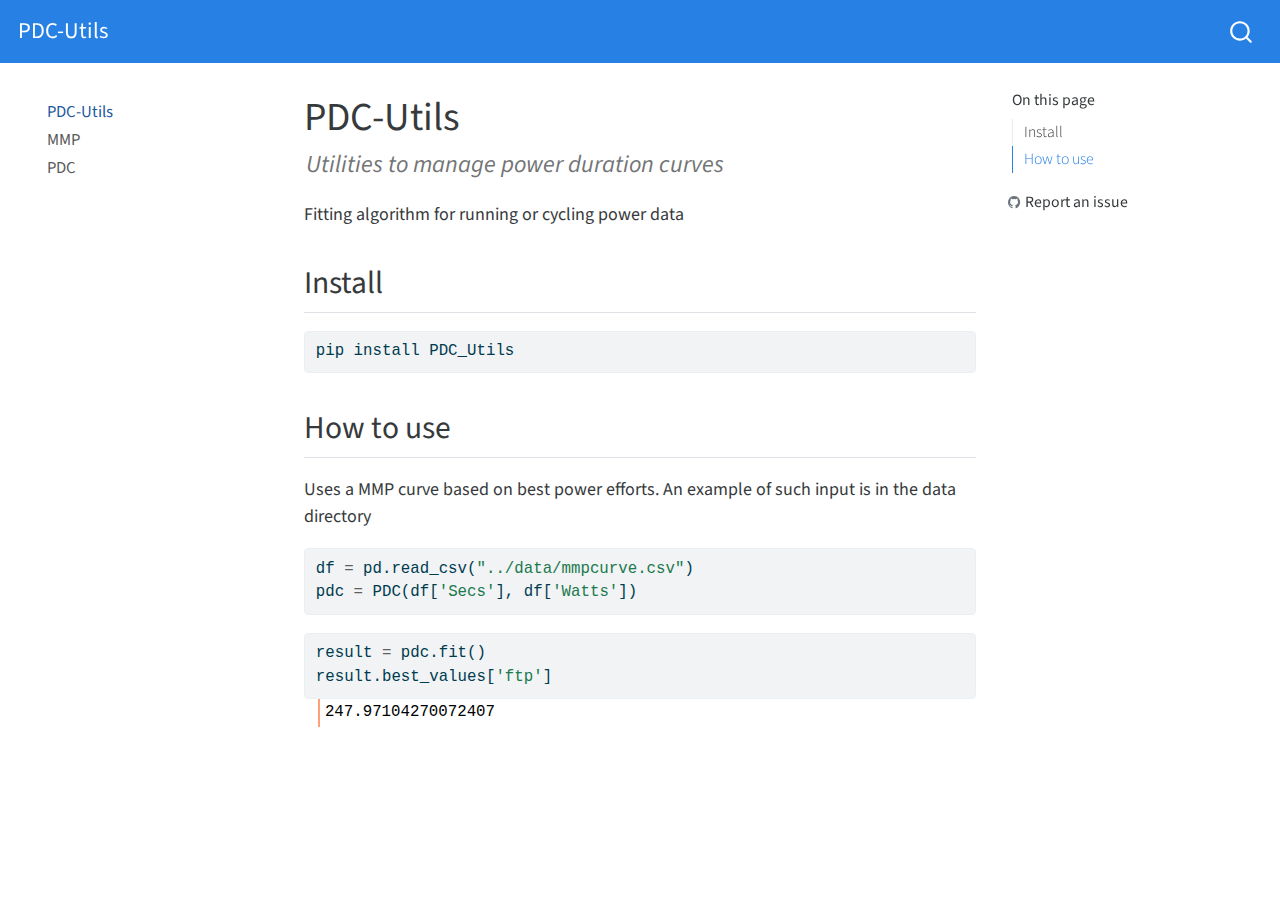
<file: index.html>
<!DOCTYPE html>
<html xmlns="http://www.w3.org/1999/xhtml" lang="en" xml:lang="en"><head>

<meta charset="utf-8">
<meta name="generator" content="quarto-1.1.251">

<meta name="viewport" content="width=device-width, initial-scale=1.0, user-scalable=yes">

<meta name="description" content="Utilities to manage power duration curves">

<title>PDC-Utils</title>
<style>
code{white-space: pre-wrap;}
span.smallcaps{font-variant: small-caps;}
div.columns{display: flex; gap: min(4vw, 1.5em);}
div.column{flex: auto; overflow-x: auto;}
div.hanging-indent{margin-left: 1.5em; text-indent: -1.5em;}
ul.task-list{list-style: none;}
ul.task-list li input[type="checkbox"] {
  width: 0.8em;
  margin: 0 0.8em 0.2em -1.6em;
  vertical-align: middle;
}
pre > code.sourceCode { white-space: pre; position: relative; }
pre > code.sourceCode > span { display: inline-block; line-height: 1.25; }
pre > code.sourceCode > span:empty { height: 1.2em; }
.sourceCode { overflow: visible; }
code.sourceCode > span { color: inherit; text-decoration: inherit; }
div.sourceCode { margin: 1em 0; }
pre.sourceCode { margin: 0; }
@media screen {
div.sourceCode { overflow: auto; }
}
@media print {
pre > code.sourceCode { white-space: pre-wrap; }
pre > code.sourceCode > span { text-indent: -5em; padding-left: 5em; }
}
pre.numberSource code
  { counter-reset: source-line 0; }
pre.numberSource code > span
  { position: relative; left: -4em; counter-increment: source-line; }
pre.numberSource code > span > a:first-child::before
  { content: counter(source-line);
    position: relative; left: -1em; text-align: right; vertical-align: baseline;
    border: none; display: inline-block;
    -webkit-touch-callout: none; -webkit-user-select: none;
    -khtml-user-select: none; -moz-user-select: none;
    -ms-user-select: none; user-select: none;
    padding: 0 4px; width: 4em;
    color: #aaaaaa;
  }
pre.numberSource { margin-left: 3em; border-left: 1px solid #aaaaaa;  padding-left: 4px; }
div.sourceCode
  {   }
@media screen {
pre > code.sourceCode > span > a:first-child::before { text-decoration: underline; }
}
code span.al { color: #ff0000; font-weight: bold; } /* Alert */
code span.an { color: #60a0b0; font-weight: bold; font-style: italic; } /* Annotation */
code span.at { color: #7d9029; } /* Attribute */
code span.bn { color: #40a070; } /* BaseN */
code span.bu { color: #008000; } /* BuiltIn */
code span.cf { color: #007020; font-weight: bold; } /* ControlFlow */
code span.ch { color: #4070a0; } /* Char */
code span.cn { color: #880000; } /* Constant */
code span.co { color: #60a0b0; font-style: italic; } /* Comment */
code span.cv { color: #60a0b0; font-weight: bold; font-style: italic; } /* CommentVar */
code span.do { color: #ba2121; font-style: italic; } /* Documentation */
code span.dt { color: #902000; } /* DataType */
code span.dv { color: #40a070; } /* DecVal */
code span.er { color: #ff0000; font-weight: bold; } /* Error */
code span.ex { } /* Extension */
code span.fl { color: #40a070; } /* Float */
code span.fu { color: #06287e; } /* Function */
code span.im { color: #008000; font-weight: bold; } /* Import */
code span.in { color: #60a0b0; font-weight: bold; font-style: italic; } /* Information */
code span.kw { color: #007020; font-weight: bold; } /* Keyword */
code span.op { color: #666666; } /* Operator */
code span.ot { color: #007020; } /* Other */
code span.pp { color: #bc7a00; } /* Preprocessor */
code span.sc { color: #4070a0; } /* SpecialChar */
code span.ss { color: #bb6688; } /* SpecialString */
code span.st { color: #4070a0; } /* String */
code span.va { color: #19177c; } /* Variable */
code span.vs { color: #4070a0; } /* VerbatimString */
code span.wa { color: #60a0b0; font-weight: bold; font-style: italic; } /* Warning */
</style>


<script src="site_libs/quarto-nav/quarto-nav.js"></script>
<script src="site_libs/quarto-nav/headroom.min.js"></script>
<script src="site_libs/clipboard/clipboard.min.js"></script>
<script src="site_libs/quarto-search/autocomplete.umd.js"></script>
<script src="site_libs/quarto-search/fuse.min.js"></script>
<script src="site_libs/quarto-search/quarto-search.js"></script>
<meta name="quarto:offset" content="./">
<script src="site_libs/quarto-html/quarto.js"></script>
<script src="site_libs/quarto-html/popper.min.js"></script>
<script src="site_libs/quarto-html/tippy.umd.min.js"></script>
<script src="site_libs/quarto-html/anchor.min.js"></script>
<link href="site_libs/quarto-html/tippy.css" rel="stylesheet">
<link href="site_libs/quarto-html/quarto-syntax-highlighting.css" rel="stylesheet" id="quarto-text-highlighting-styles">
<script src="site_libs/bootstrap/bootstrap.min.js"></script>
<link href="site_libs/bootstrap/bootstrap-icons.css" rel="stylesheet">
<link href="site_libs/bootstrap/bootstrap.min.css" rel="stylesheet" id="quarto-bootstrap" data-mode="light">
<script id="quarto-search-options" type="application/json">{
  "location": "navbar",
  "copy-button": false,
  "collapse-after": 3,
  "panel-placement": "end",
  "type": "overlay",
  "limit": 20,
  "language": {
    "search-no-results-text": "No results",
    "search-matching-documents-text": "matching documents",
    "search-copy-link-title": "Copy link to search",
    "search-hide-matches-text": "Hide additional matches",
    "search-more-match-text": "more match in this document",
    "search-more-matches-text": "more matches in this document",
    "search-clear-button-title": "Clear",
    "search-detached-cancel-button-title": "Cancel",
    "search-submit-button-title": "Submit"
  }
}</script>


<link rel="stylesheet" href="styles.css">
<meta property="og:title" content="PDC-Utils">
<meta property="og:description" content="Utilities to manage power duration curves">
<meta property="og:site-name" content="PDC-Utils">
<meta name="twitter:title" content="PDC-Utils">
<meta name="twitter:description" content="Utilities to manage power duration curves">
<meta name="twitter:card" content="summary">
</head>

<body class="nav-sidebar floating nav-fixed">

<div id="quarto-search-results"></div>
  <header id="quarto-header" class="headroom fixed-top">
    <nav class="navbar navbar-expand-lg navbar-dark ">
      <div class="navbar-container container-fluid">
      <div class="navbar-brand-container">
    <a class="navbar-brand" href="./index.html">
    <span class="navbar-title">PDC-Utils</span>
    </a>
  </div>
          <div id="quarto-search" class="" title="Search"></div>
      </div> <!-- /container-fluid -->
    </nav>
  <nav class="quarto-secondary-nav" data-bs-toggle="collapse" data-bs-target="#quarto-sidebar" aria-controls="quarto-sidebar" aria-expanded="false" aria-label="Toggle sidebar navigation" onclick="if (window.quartoToggleHeadroom) { window.quartoToggleHeadroom(); }">
    <div class="container-fluid d-flex justify-content-between">
      <h1 class="quarto-secondary-nav-title">PDC-Utils</h1>
      <button type="button" class="quarto-btn-toggle btn" aria-label="Show secondary navigation">
        <i class="bi bi-chevron-right"></i>
      </button>
    </div>
  </nav>
</header>
<!-- content -->
<div id="quarto-content" class="quarto-container page-columns page-rows-contents page-layout-article page-navbar">
<!-- sidebar -->
  <nav id="quarto-sidebar" class="sidebar collapse sidebar-navigation floating overflow-auto">
    <div class="sidebar-menu-container"> 
    <ul class="list-unstyled mt-1">
        <li class="sidebar-item">
  <div class="sidebar-item-container"> 
  <a href="./index.html" class="sidebar-item-text sidebar-link active">PDC-Utils</a>
  </div>
</li>
        <li class="sidebar-item">
  <div class="sidebar-item-container"> 
  <a href="./mmp.html" class="sidebar-item-text sidebar-link">MMP</a>
  </div>
</li>
        <li class="sidebar-item">
  <div class="sidebar-item-container"> 
  <a href="./pdc.html" class="sidebar-item-text sidebar-link">PDC</a>
  </div>
</li>
    </ul>
    </div>
</nav>
<!-- margin-sidebar -->
    <div id="quarto-margin-sidebar" class="sidebar margin-sidebar">
        <nav id="TOC" role="doc-toc" class="toc-active">
    <h2 id="toc-title">On this page</h2>
   
  <ul>
  <li><a href="#install" id="toc-install" class="nav-link active" data-scroll-target="#install">Install</a></li>
  <li><a href="#how-to-use" id="toc-how-to-use" class="nav-link" data-scroll-target="#how-to-use">How to use</a></li>
  </ul>
<div class="toc-actions"><div><i class="bi bi-github"></i></div><div class="action-links"><p><a href="https://github.com/jpequegn/PDC-Utils/issues/new" class="toc-action">Report an issue</a></p></div></div></nav>
    </div>
<!-- main -->
<main class="content" id="quarto-document-content">

<header id="title-block-header" class="quarto-title-block default">
<div class="quarto-title">
<h1 class="title d-none d-lg-block">PDC-Utils</h1>
</div>

<div>
  <div class="description">
    Utilities to manage power duration curves
  </div>
</div>


<div class="quarto-title-meta">

    
    
  </div>
  

</header>

<!-- WARNING: THIS FILE WAS AUTOGENERATED! DO NOT EDIT! -->
<p>Fitting algorithm for running or cycling power data</p>
<section id="install" class="level2">
<h2 class="anchored" data-anchor-id="install">Install</h2>
<div class="sourceCode" id="cb1"><pre class="sourceCode sh code-with-copy"><code class="sourceCode bash"><span id="cb1-1"><a href="#cb1-1" aria-hidden="true" tabindex="-1"></a><span class="ex">pip</span> install PDC_Utils</span></code><button title="Copy to Clipboard" class="code-copy-button"><i class="bi"></i></button></pre></div>
</section>
<section id="how-to-use" class="level2">
<h2 class="anchored" data-anchor-id="how-to-use">How to use</h2>
<p>Uses a MMP curve based on best power efforts. An example of such input is in the data directory</p>
<div class="cell">
<div class="sourceCode cell-code" id="cb2"><pre class="sourceCode python code-with-copy"><code class="sourceCode python"><span id="cb2-1"><a href="#cb2-1" aria-hidden="true" tabindex="-1"></a>df <span class="op">=</span> pd.read_csv(<span class="st">"../data/mmpcurve.csv"</span>)</span>
<span id="cb2-2"><a href="#cb2-2" aria-hidden="true" tabindex="-1"></a>pdc <span class="op">=</span> PDC(df[<span class="st">'Secs'</span>], df[<span class="st">'Watts'</span>])</span></code><button title="Copy to Clipboard" class="code-copy-button"><i class="bi"></i></button></pre></div>
</div>
<div class="cell">
<div class="sourceCode cell-code" id="cb3"><pre class="sourceCode python code-with-copy"><code class="sourceCode python"><span id="cb3-1"><a href="#cb3-1" aria-hidden="true" tabindex="-1"></a>result <span class="op">=</span> pdc.fit()</span>
<span id="cb3-2"><a href="#cb3-2" aria-hidden="true" tabindex="-1"></a>result.best_values[<span class="st">'ftp'</span>]</span></code><button title="Copy to Clipboard" class="code-copy-button"><i class="bi"></i></button></pre></div>
<div class="cell-output cell-output-display">
<pre><code>247.97104270072407</code></pre>
</div>
</div>


</section>

</main> <!-- /main -->
<script id="quarto-html-after-body" type="application/javascript">
window.document.addEventListener("DOMContentLoaded", function (event) {
  const toggleBodyColorMode = (bsSheetEl) => {
    const mode = bsSheetEl.getAttribute("data-mode");
    const bodyEl = window.document.querySelector("body");
    if (mode === "dark") {
      bodyEl.classList.add("quarto-dark");
      bodyEl.classList.remove("quarto-light");
    } else {
      bodyEl.classList.add("quarto-light");
      bodyEl.classList.remove("quarto-dark");
    }
  }
  const toggleBodyColorPrimary = () => {
    const bsSheetEl = window.document.querySelector("link#quarto-bootstrap");
    if (bsSheetEl) {
      toggleBodyColorMode(bsSheetEl);
    }
  }
  toggleBodyColorPrimary();  
  const icon = "";
  const anchorJS = new window.AnchorJS();
  anchorJS.options = {
    placement: 'right',
    icon: icon
  };
  anchorJS.add('.anchored');
  const clipboard = new window.ClipboardJS('.code-copy-button', {
    target: function(trigger) {
      return trigger.previousElementSibling;
    }
  });
  clipboard.on('success', function(e) {
    // button target
    const button = e.trigger;
    // don't keep focus
    button.blur();
    // flash "checked"
    button.classList.add('code-copy-button-checked');
    var currentTitle = button.getAttribute("title");
    button.setAttribute("title", "Copied!");
    setTimeout(function() {
      button.setAttribute("title", currentTitle);
      button.classList.remove('code-copy-button-checked');
    }, 1000);
    // clear code selection
    e.clearSelection();
  });
  function tippyHover(el, contentFn) {
    const config = {
      allowHTML: true,
      content: contentFn,
      maxWidth: 500,
      delay: 100,
      arrow: false,
      appendTo: function(el) {
          return el.parentElement;
      },
      interactive: true,
      interactiveBorder: 10,
      theme: 'quarto',
      placement: 'bottom-start'
    };
    window.tippy(el, config); 
  }
  const noterefs = window.document.querySelectorAll('a[role="doc-noteref"]');
  for (var i=0; i<noterefs.length; i++) {
    const ref = noterefs[i];
    tippyHover(ref, function() {
      // use id or data attribute instead here
      let href = ref.getAttribute('data-footnote-href') || ref.getAttribute('href');
      try { href = new URL(href).hash; } catch {}
      const id = href.replace(/^#\/?/, "");
      const note = window.document.getElementById(id);
      return note.innerHTML;
    });
  }
  var bibliorefs = window.document.querySelectorAll('a[role="doc-biblioref"]');
  for (var i=0; i<bibliorefs.length; i++) {
    const ref = bibliorefs[i];
    const cites = ref.parentNode.getAttribute('data-cites').split(' ');
    tippyHover(ref, function() {
      var popup = window.document.createElement('div');
      cites.forEach(function(cite) {
        var citeDiv = window.document.createElement('div');
        citeDiv.classList.add('hanging-indent');
        citeDiv.classList.add('csl-entry');
        var biblioDiv = window.document.getElementById('ref-' + cite);
        if (biblioDiv) {
          citeDiv.innerHTML = biblioDiv.innerHTML;
        }
        popup.appendChild(citeDiv);
      });
      return popup.innerHTML;
    });
  }
});
</script>
</div> <!-- /content -->



</body></html>
</file>
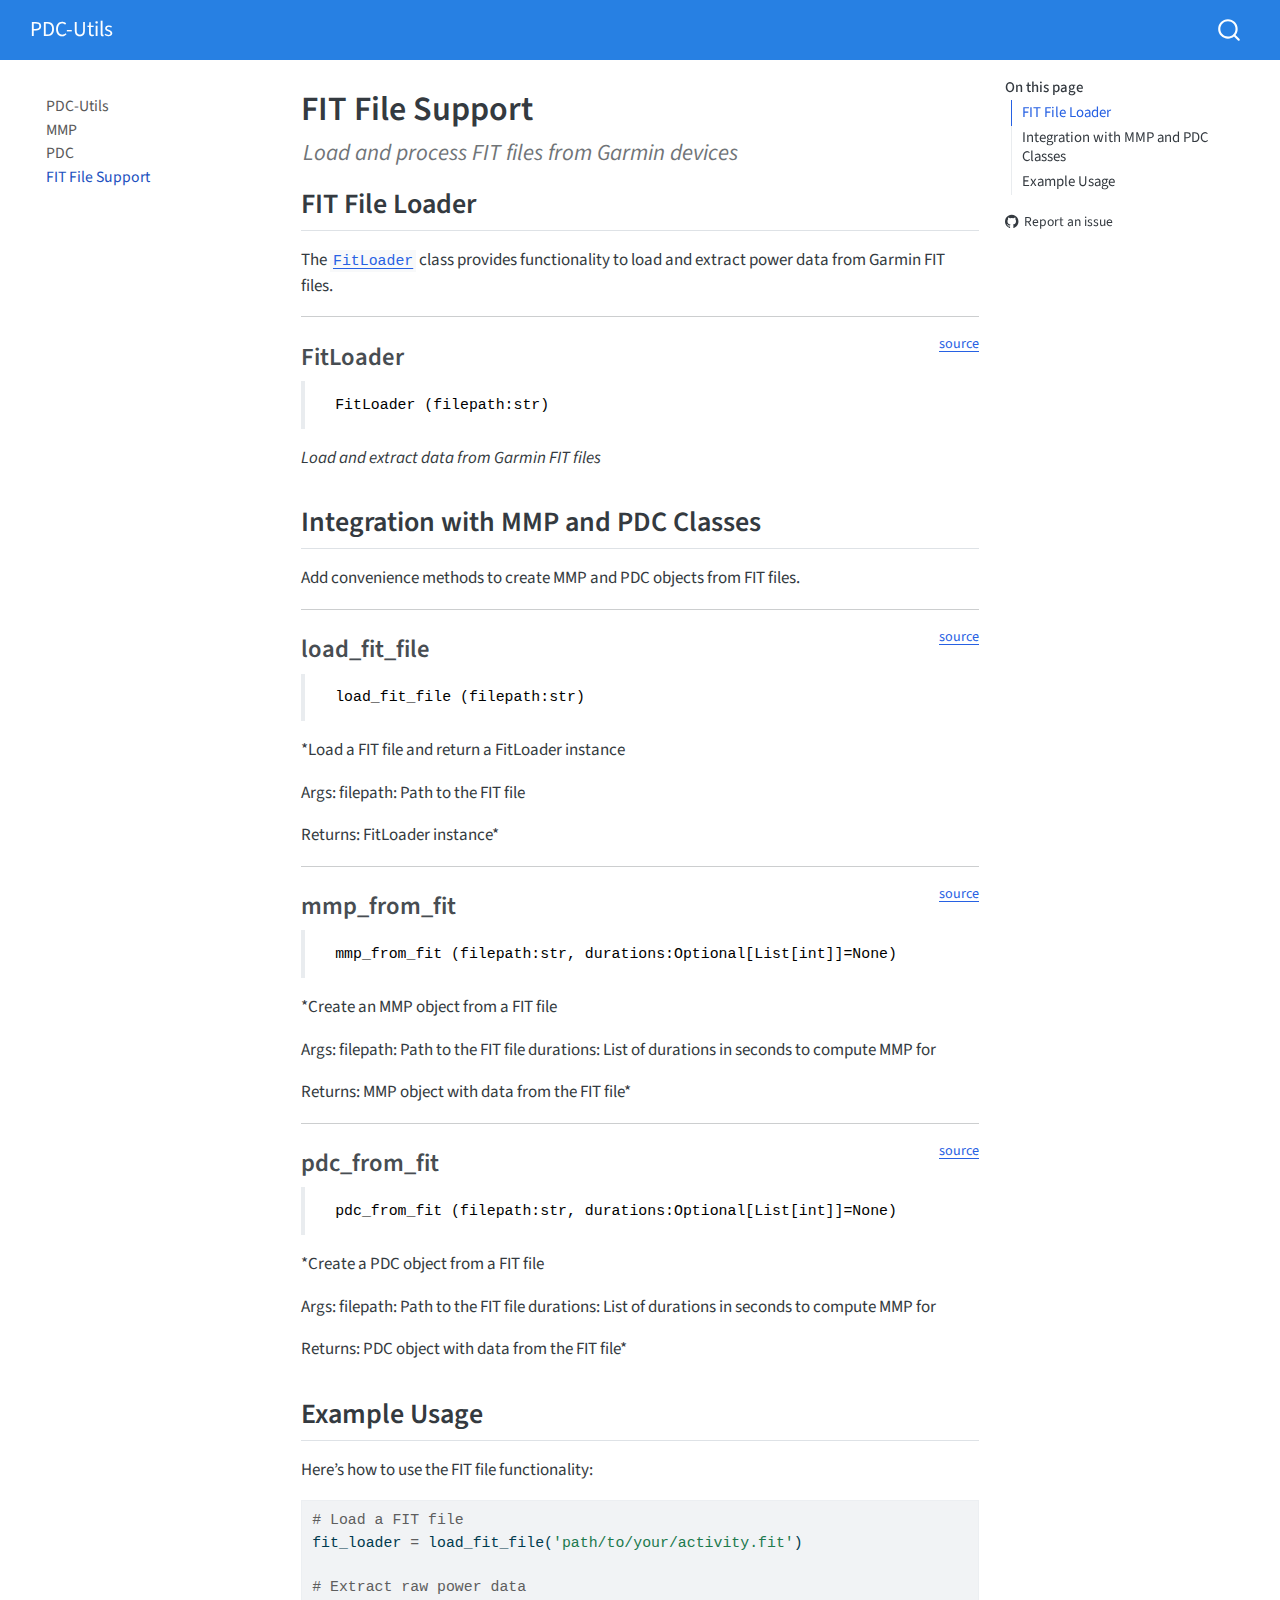
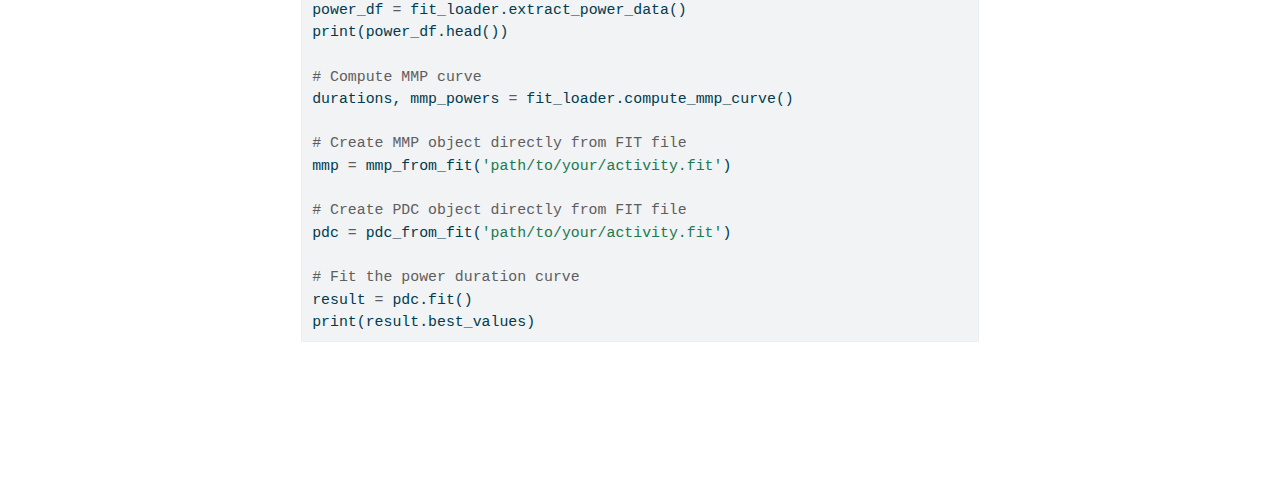
<file: fit.html>
<!DOCTYPE html>
<html xmlns="http://www.w3.org/1999/xhtml" lang="en" xml:lang="en"><head>

<meta charset="utf-8">
<meta name="generator" content="quarto-1.7.31">

<meta name="viewport" content="width=device-width, initial-scale=1.0, user-scalable=yes">

<meta name="description" content="Load and process FIT files from Garmin devices">

<title>FIT File Support – PDC-Utils</title>
<style>
code{white-space: pre-wrap;}
span.smallcaps{font-variant: small-caps;}
div.columns{display: flex; gap: min(4vw, 1.5em);}
div.column{flex: auto; overflow-x: auto;}
div.hanging-indent{margin-left: 1.5em; text-indent: -1.5em;}
ul.task-list{list-style: none;}
ul.task-list li input[type="checkbox"] {
  width: 0.8em;
  margin: 0 0.8em 0.2em -1em; /* quarto-specific, see https://github.com/quarto-dev/quarto-cli/issues/4556 */ 
  vertical-align: middle;
}
/* CSS for syntax highlighting */
html { -webkit-text-size-adjust: 100%; }
pre > code.sourceCode { white-space: pre; position: relative; }
pre > code.sourceCode > span { display: inline-block; line-height: 1.25; }
pre > code.sourceCode > span:empty { height: 1.2em; }
.sourceCode { overflow: visible; }
code.sourceCode > span { color: inherit; text-decoration: inherit; }
div.sourceCode { margin: 1em 0; }
pre.sourceCode { margin: 0; }
@media screen {
div.sourceCode { overflow: auto; }
}
@media print {
pre > code.sourceCode { white-space: pre-wrap; }
pre > code.sourceCode > span { text-indent: -5em; padding-left: 5em; }
}
pre.numberSource code
  { counter-reset: source-line 0; }
pre.numberSource code > span
  { position: relative; left: -4em; counter-increment: source-line; }
pre.numberSource code > span > a:first-child::before
  { content: counter(source-line);
    position: relative; left: -1em; text-align: right; vertical-align: baseline;
    border: none; display: inline-block;
    -webkit-touch-callout: none; -webkit-user-select: none;
    -khtml-user-select: none; -moz-user-select: none;
    -ms-user-select: none; user-select: none;
    padding: 0 4px; width: 4em;
  }
pre.numberSource { margin-left: 3em;  padding-left: 4px; }
div.sourceCode
  {   }
@media screen {
pre > code.sourceCode > span > a:first-child::before { text-decoration: underline; }
}
</style>


<script src="site_libs/quarto-nav/quarto-nav.js"></script>
<script src="site_libs/quarto-nav/headroom.min.js"></script>
<script src="site_libs/clipboard/clipboard.min.js"></script>
<script src="site_libs/quarto-search/autocomplete.umd.js"></script>
<script src="site_libs/quarto-search/fuse.min.js"></script>
<script src="site_libs/quarto-search/quarto-search.js"></script>
<meta name="quarto:offset" content="./">
<script src="site_libs/quarto-html/quarto.js" type="module"></script>
<script src="site_libs/quarto-html/tabsets/tabsets.js" type="module"></script>
<script src="site_libs/quarto-html/popper.min.js"></script>
<script src="site_libs/quarto-html/tippy.umd.min.js"></script>
<script src="site_libs/quarto-html/anchor.min.js"></script>
<link href="site_libs/quarto-html/tippy.css" rel="stylesheet">
<link href="site_libs/quarto-html/quarto-syntax-highlighting-e1a5c8363afafaef2c763b6775fbf3ca.css" rel="stylesheet" id="quarto-text-highlighting-styles">
<script src="site_libs/bootstrap/bootstrap.min.js"></script>
<link href="site_libs/bootstrap/bootstrap-icons.css" rel="stylesheet">
<link href="site_libs/bootstrap/bootstrap-06f49dda7689f94c7678c1763e921aac.min.css" rel="stylesheet" append-hash="true" id="quarto-bootstrap" data-mode="light">
<script id="quarto-search-options" type="application/json">{
  "location": "navbar",
  "copy-button": false,
  "collapse-after": 3,
  "panel-placement": "end",
  "type": "overlay",
  "limit": 50,
  "keyboard-shortcut": [
    "f",
    "/",
    "s"
  ],
  "show-item-context": false,
  "language": {
    "search-no-results-text": "No results",
    "search-matching-documents-text": "matching documents",
    "search-copy-link-title": "Copy link to search",
    "search-hide-matches-text": "Hide additional matches",
    "search-more-match-text": "more match in this document",
    "search-more-matches-text": "more matches in this document",
    "search-clear-button-title": "Clear",
    "search-text-placeholder": "",
    "search-detached-cancel-button-title": "Cancel",
    "search-submit-button-title": "Submit",
    "search-label": "Search"
  }
}</script>


<link rel="stylesheet" href="styles.css">
<meta property="og:title" content="FIT File Support – PDC-Utils">
<meta property="og:description" content="Load and process FIT files from Garmin devices">
<meta property="og:site_name" content="PDC-Utils">
<meta name="twitter:title" content="FIT File Support – PDC-Utils">
<meta name="twitter:description" content="Load and process FIT files from Garmin devices">
<meta name="twitter:card" content="summary">
</head>

<body class="nav-sidebar floating nav-fixed quarto-light">

<div id="quarto-search-results"></div>
  <header id="quarto-header" class="headroom fixed-top">
    <nav class="navbar navbar-expand-lg " data-bs-theme="dark">
      <div class="navbar-container container-fluid">
      <div class="navbar-brand-container mx-auto">
    <a class="navbar-brand" href="./index.html">
    <span class="navbar-title">PDC-Utils</span>
    </a>
  </div>
        <div class="quarto-navbar-tools tools-end">
</div>
          <div id="quarto-search" class="" title="Search"></div>
      </div> <!-- /container-fluid -->
    </nav>
  <nav class="quarto-secondary-nav">
    <div class="container-fluid d-flex">
      <button type="button" class="quarto-btn-toggle btn" data-bs-toggle="collapse" role="button" data-bs-target=".quarto-sidebar-collapse-item" aria-controls="quarto-sidebar" aria-expanded="false" aria-label="Toggle sidebar navigation" onclick="if (window.quartoToggleHeadroom) { window.quartoToggleHeadroom(); }">
        <i class="bi bi-layout-text-sidebar-reverse"></i>
      </button>
        <nav class="quarto-page-breadcrumbs" aria-label="breadcrumb"><ol class="breadcrumb"><li class="breadcrumb-item"><a href="./fit.html">FIT File Support</a></li></ol></nav>
        <a class="flex-grow-1" role="navigation" data-bs-toggle="collapse" data-bs-target=".quarto-sidebar-collapse-item" aria-controls="quarto-sidebar" aria-expanded="false" aria-label="Toggle sidebar navigation" onclick="if (window.quartoToggleHeadroom) { window.quartoToggleHeadroom(); }">      
        </a>
    </div>
  </nav>
</header>
<!-- content -->
<div id="quarto-content" class="quarto-container page-columns page-rows-contents page-layout-article page-navbar">
<!-- sidebar -->
  <nav id="quarto-sidebar" class="sidebar collapse collapse-horizontal quarto-sidebar-collapse-item sidebar-navigation floating overflow-auto">
    <div class="sidebar-menu-container"> 
    <ul class="list-unstyled mt-1">
        <li class="sidebar-item">
  <div class="sidebar-item-container"> 
  <a href="./index.html" class="sidebar-item-text sidebar-link">
 <span class="menu-text">PDC-Utils</span></a>
  </div>
</li>
        <li class="sidebar-item">
  <div class="sidebar-item-container"> 
  <a href="./mmp.html" class="sidebar-item-text sidebar-link">
 <span class="menu-text">MMP</span></a>
  </div>
</li>
        <li class="sidebar-item">
  <div class="sidebar-item-container"> 
  <a href="./pdc.html" class="sidebar-item-text sidebar-link">
 <span class="menu-text">PDC</span></a>
  </div>
</li>
        <li class="sidebar-item">
  <div class="sidebar-item-container"> 
  <a href="./fit.html" class="sidebar-item-text sidebar-link active">
 <span class="menu-text">FIT File Support</span></a>
  </div>
</li>
    </ul>
    </div>
</nav>
<div id="quarto-sidebar-glass" class="quarto-sidebar-collapse-item" data-bs-toggle="collapse" data-bs-target=".quarto-sidebar-collapse-item"></div>
<!-- margin-sidebar -->
    <div id="quarto-margin-sidebar" class="sidebar margin-sidebar">
        <nav id="TOC" role="doc-toc" class="toc-active">
    <h2 id="toc-title">On this page</h2>
   
  <ul>
  <li><a href="#fit-file-loader" id="toc-fit-file-loader" class="nav-link active" data-scroll-target="#fit-file-loader">FIT File Loader</a>
  <ul class="collapse">
  <li><a href="#fitloader" id="toc-fitloader" class="nav-link" data-scroll-target="#fitloader">FitLoader</a></li>
  </ul></li>
  <li><a href="#integration-with-mmp-and-pdc-classes" id="toc-integration-with-mmp-and-pdc-classes" class="nav-link" data-scroll-target="#integration-with-mmp-and-pdc-classes">Integration with MMP and PDC Classes</a>
  <ul class="collapse">
  <li><a href="#load_fit_file" id="toc-load_fit_file" class="nav-link" data-scroll-target="#load_fit_file">load_fit_file</a></li>
  <li><a href="#mmp_from_fit" id="toc-mmp_from_fit" class="nav-link" data-scroll-target="#mmp_from_fit">mmp_from_fit</a></li>
  <li><a href="#pdc_from_fit" id="toc-pdc_from_fit" class="nav-link" data-scroll-target="#pdc_from_fit">pdc_from_fit</a></li>
  </ul></li>
  <li><a href="#example-usage" id="toc-example-usage" class="nav-link" data-scroll-target="#example-usage">Example Usage</a></li>
  </ul>
<div class="toc-actions"><ul><li><a href="https://github.com/jpequegn/PDC-Utils/issues/new" class="toc-action"><i class="bi bi-github"></i>Report an issue</a></li></ul></div></nav>
    </div>
<!-- main -->
<main class="content" id="quarto-document-content">

<header id="title-block-header" class="quarto-title-block default">
<div class="quarto-title">
<h1 class="title">FIT File Support</h1>
</div>

<div>
  <div class="description">
    Load and process FIT files from Garmin devices
  </div>
</div>


<div class="quarto-title-meta">

    
  
    
  </div>
  


</header>


<!-- WARNING: THIS FILE WAS AUTOGENERATED! DO NOT EDIT! -->
<section id="fit-file-loader" class="level2">
<h2 class="anchored" data-anchor-id="fit-file-loader">FIT File Loader</h2>
<p>The <a href="https://jpequegn.github.io/PDC-Utils/fit.html#fitloader"><code>FitLoader</code></a> class provides functionality to load and extract power data from Garmin FIT files.</p>
<hr>
<p><a href="https://github.com/jpequegn/PDC-Utils/blob/main/PDC_Utils/fit.py#L17" target="_blank" style="float:right; font-size:smaller">source</a></p>
<section id="fitloader" class="level3">
<h3 class="anchored" data-anchor-id="fitloader">FitLoader</h3>
<blockquote class="blockquote">
<pre><code> FitLoader (filepath:str)</code></pre>
</blockquote>
<p><em>Load and extract data from Garmin FIT files</em></p>
</section>
</section>
<section id="integration-with-mmp-and-pdc-classes" class="level2">
<h2 class="anchored" data-anchor-id="integration-with-mmp-and-pdc-classes">Integration with MMP and PDC Classes</h2>
<p>Add convenience methods to create MMP and PDC objects from FIT files.</p>
<hr>
<p><a href="https://github.com/jpequegn/PDC-Utils/blob/main/PDC_Utils/fit.py#L129" target="_blank" style="float:right; font-size:smaller">source</a></p>
<section id="load_fit_file" class="level3">
<h3 class="anchored" data-anchor-id="load_fit_file">load_fit_file</h3>
<blockquote class="blockquote">
<pre><code> load_fit_file (filepath:str)</code></pre>
</blockquote>
<p>*Load a FIT file and return a FitLoader instance</p>
<p>Args: filepath: Path to the FIT file</p>
<p>Returns: FitLoader instance*</p>
<hr>
<p><a href="https://github.com/jpequegn/PDC-Utils/blob/main/PDC_Utils/fit.py#L141" target="_blank" style="float:right; font-size:smaller">source</a></p>
</section>
<section id="mmp_from_fit" class="level3">
<h3 class="anchored" data-anchor-id="mmp_from_fit">mmp_from_fit</h3>
<blockquote class="blockquote">
<pre><code> mmp_from_fit (filepath:str, durations:Optional[List[int]]=None)</code></pre>
</blockquote>
<p>*Create an MMP object from a FIT file</p>
<p>Args: filepath: Path to the FIT file durations: List of durations in seconds to compute MMP for</p>
<p>Returns: MMP object with data from the FIT file*</p>
<hr>
<p><a href="https://github.com/jpequegn/PDC-Utils/blob/main/PDC_Utils/fit.py#L159" target="_blank" style="float:right; font-size:smaller">source</a></p>
</section>
<section id="pdc_from_fit" class="level3">
<h3 class="anchored" data-anchor-id="pdc_from_fit">pdc_from_fit</h3>
<blockquote class="blockquote">
<pre><code> pdc_from_fit (filepath:str, durations:Optional[List[int]]=None)</code></pre>
</blockquote>
<p>*Create a PDC object from a FIT file</p>
<p>Args: filepath: Path to the FIT file durations: List of durations in seconds to compute MMP for</p>
<p>Returns: PDC object with data from the FIT file*</p>
</section>
</section>
<section id="example-usage" class="level2">
<h2 class="anchored" data-anchor-id="example-usage">Example Usage</h2>
<p>Here’s how to use the FIT file functionality:</p>
<div id="cell-9" class="cell">
<div class="sourceCode cell-code" id="cb5"><pre class="sourceCode python code-with-copy"><code class="sourceCode python"><span id="cb5-1"><a href="#cb5-1" aria-hidden="true" tabindex="-1"></a><span class="co"># Load a FIT file</span></span>
<span id="cb5-2"><a href="#cb5-2" aria-hidden="true" tabindex="-1"></a>fit_loader <span class="op">=</span> load_fit_file(<span class="st">'path/to/your/activity.fit'</span>)</span>
<span id="cb5-3"><a href="#cb5-3" aria-hidden="true" tabindex="-1"></a></span>
<span id="cb5-4"><a href="#cb5-4" aria-hidden="true" tabindex="-1"></a><span class="co"># Extract raw power data</span></span>
<span id="cb5-5"><a href="#cb5-5" aria-hidden="true" tabindex="-1"></a>power_df <span class="op">=</span> fit_loader.extract_power_data()</span>
<span id="cb5-6"><a href="#cb5-6" aria-hidden="true" tabindex="-1"></a><span class="bu">print</span>(power_df.head())</span>
<span id="cb5-7"><a href="#cb5-7" aria-hidden="true" tabindex="-1"></a></span>
<span id="cb5-8"><a href="#cb5-8" aria-hidden="true" tabindex="-1"></a><span class="co"># Compute MMP curve</span></span>
<span id="cb5-9"><a href="#cb5-9" aria-hidden="true" tabindex="-1"></a>durations, mmp_powers <span class="op">=</span> fit_loader.compute_mmp_curve()</span>
<span id="cb5-10"><a href="#cb5-10" aria-hidden="true" tabindex="-1"></a></span>
<span id="cb5-11"><a href="#cb5-11" aria-hidden="true" tabindex="-1"></a><span class="co"># Create MMP object directly from FIT file</span></span>
<span id="cb5-12"><a href="#cb5-12" aria-hidden="true" tabindex="-1"></a>mmp <span class="op">=</span> mmp_from_fit(<span class="st">'path/to/your/activity.fit'</span>)</span>
<span id="cb5-13"><a href="#cb5-13" aria-hidden="true" tabindex="-1"></a></span>
<span id="cb5-14"><a href="#cb5-14" aria-hidden="true" tabindex="-1"></a><span class="co"># Create PDC object directly from FIT file</span></span>
<span id="cb5-15"><a href="#cb5-15" aria-hidden="true" tabindex="-1"></a>pdc <span class="op">=</span> pdc_from_fit(<span class="st">'path/to/your/activity.fit'</span>)</span>
<span id="cb5-16"><a href="#cb5-16" aria-hidden="true" tabindex="-1"></a></span>
<span id="cb5-17"><a href="#cb5-17" aria-hidden="true" tabindex="-1"></a><span class="co"># Fit the power duration curve</span></span>
<span id="cb5-18"><a href="#cb5-18" aria-hidden="true" tabindex="-1"></a>result <span class="op">=</span> pdc.fit()</span>
<span id="cb5-19"><a href="#cb5-19" aria-hidden="true" tabindex="-1"></a><span class="bu">print</span>(result.best_values)</span></code><button title="Copy to Clipboard" class="code-copy-button"><i class="bi"></i></button></pre></div>
</div>


</section>

</main> <!-- /main -->
<script id="quarto-html-after-body" type="application/javascript">
  window.document.addEventListener("DOMContentLoaded", function (event) {
    const icon = "";
    const anchorJS = new window.AnchorJS();
    anchorJS.options = {
      placement: 'right',
      icon: icon
    };
    anchorJS.add('.anchored');
    const isCodeAnnotation = (el) => {
      for (const clz of el.classList) {
        if (clz.startsWith('code-annotation-')) {                     
          return true;
        }
      }
      return false;
    }
    const onCopySuccess = function(e) {
      // button target
      const button = e.trigger;
      // don't keep focus
      button.blur();
      // flash "checked"
      button.classList.add('code-copy-button-checked');
      var currentTitle = button.getAttribute("title");
      button.setAttribute("title", "Copied!");
      let tooltip;
      if (window.bootstrap) {
        button.setAttribute("data-bs-toggle", "tooltip");
        button.setAttribute("data-bs-placement", "left");
        button.setAttribute("data-bs-title", "Copied!");
        tooltip = new bootstrap.Tooltip(button, 
          { trigger: "manual", 
            customClass: "code-copy-button-tooltip",
            offset: [0, -8]});
        tooltip.show();    
      }
      setTimeout(function() {
        if (tooltip) {
          tooltip.hide();
          button.removeAttribute("data-bs-title");
          button.removeAttribute("data-bs-toggle");
          button.removeAttribute("data-bs-placement");
        }
        button.setAttribute("title", currentTitle);
        button.classList.remove('code-copy-button-checked');
      }, 1000);
      // clear code selection
      e.clearSelection();
    }
    const getTextToCopy = function(trigger) {
        const codeEl = trigger.previousElementSibling.cloneNode(true);
        for (const childEl of codeEl.children) {
          if (isCodeAnnotation(childEl)) {
            childEl.remove();
          }
        }
        return codeEl.innerText;
    }
    const clipboard = new window.ClipboardJS('.code-copy-button:not([data-in-quarto-modal])', {
      text: getTextToCopy
    });
    clipboard.on('success', onCopySuccess);
    if (window.document.getElementById('quarto-embedded-source-code-modal')) {
      const clipboardModal = new window.ClipboardJS('.code-copy-button[data-in-quarto-modal]', {
        text: getTextToCopy,
        container: window.document.getElementById('quarto-embedded-source-code-modal')
      });
      clipboardModal.on('success', onCopySuccess);
    }
      var localhostRegex = new RegExp(/^(?:http|https):\/\/localhost\:?[0-9]*\//);
      var mailtoRegex = new RegExp(/^mailto:/);
        var filterRegex = new RegExp("https:\/\/jpequegn\.github\.io\/PDC-Utils");
      var isInternal = (href) => {
          return filterRegex.test(href) || localhostRegex.test(href) || mailtoRegex.test(href);
      }
      // Inspect non-navigation links and adorn them if external
     var links = window.document.querySelectorAll('a[href]:not(.nav-link):not(.navbar-brand):not(.toc-action):not(.sidebar-link):not(.sidebar-item-toggle):not(.pagination-link):not(.no-external):not([aria-hidden]):not(.dropdown-item):not(.quarto-navigation-tool):not(.about-link)');
      for (var i=0; i<links.length; i++) {
        const link = links[i];
        if (!isInternal(link.href)) {
          // undo the damage that might have been done by quarto-nav.js in the case of
          // links that we want to consider external
          if (link.dataset.originalHref !== undefined) {
            link.href = link.dataset.originalHref;
          }
        }
      }
    function tippyHover(el, contentFn, onTriggerFn, onUntriggerFn) {
      const config = {
        allowHTML: true,
        maxWidth: 500,
        delay: 100,
        arrow: false,
        appendTo: function(el) {
            return el.parentElement;
        },
        interactive: true,
        interactiveBorder: 10,
        theme: 'quarto',
        placement: 'bottom-start',
      };
      if (contentFn) {
        config.content = contentFn;
      }
      if (onTriggerFn) {
        config.onTrigger = onTriggerFn;
      }
      if (onUntriggerFn) {
        config.onUntrigger = onUntriggerFn;
      }
      window.tippy(el, config); 
    }
    const noterefs = window.document.querySelectorAll('a[role="doc-noteref"]');
    for (var i=0; i<noterefs.length; i++) {
      const ref = noterefs[i];
      tippyHover(ref, function() {
        // use id or data attribute instead here
        let href = ref.getAttribute('data-footnote-href') || ref.getAttribute('href');
        try { href = new URL(href).hash; } catch {}
        const id = href.replace(/^#\/?/, "");
        const note = window.document.getElementById(id);
        if (note) {
          return note.innerHTML;
        } else {
          return "";
        }
      });
    }
    const xrefs = window.document.querySelectorAll('a.quarto-xref');
    const processXRef = (id, note) => {
      // Strip column container classes
      const stripColumnClz = (el) => {
        el.classList.remove("page-full", "page-columns");
        if (el.children) {
          for (const child of el.children) {
            stripColumnClz(child);
          }
        }
      }
      stripColumnClz(note)
      if (id === null || id.startsWith('sec-')) {
        // Special case sections, only their first couple elements
        const container = document.createElement("div");
        if (note.children && note.children.length > 2) {
          container.appendChild(note.children[0].cloneNode(true));
          for (let i = 1; i < note.children.length; i++) {
            const child = note.children[i];
            if (child.tagName === "P" && child.innerText === "") {
              continue;
            } else {
              container.appendChild(child.cloneNode(true));
              break;
            }
          }
          if (window.Quarto?.typesetMath) {
            window.Quarto.typesetMath(container);
          }
          return container.innerHTML
        } else {
          if (window.Quarto?.typesetMath) {
            window.Quarto.typesetMath(note);
          }
          return note.innerHTML;
        }
      } else {
        // Remove any anchor links if they are present
        const anchorLink = note.querySelector('a.anchorjs-link');
        if (anchorLink) {
          anchorLink.remove();
        }
        if (window.Quarto?.typesetMath) {
          window.Quarto.typesetMath(note);
        }
        if (note.classList.contains("callout")) {
          return note.outerHTML;
        } else {
          return note.innerHTML;
        }
      }
    }
    for (var i=0; i<xrefs.length; i++) {
      const xref = xrefs[i];
      tippyHover(xref, undefined, function(instance) {
        instance.disable();
        let url = xref.getAttribute('href');
        let hash = undefined; 
        if (url.startsWith('#')) {
          hash = url;
        } else {
          try { hash = new URL(url).hash; } catch {}
        }
        if (hash) {
          const id = hash.replace(/^#\/?/, "");
          const note = window.document.getElementById(id);
          if (note !== null) {
            try {
              const html = processXRef(id, note.cloneNode(true));
              instance.setContent(html);
            } finally {
              instance.enable();
              instance.show();
            }
          } else {
            // See if we can fetch this
            fetch(url.split('#')[0])
            .then(res => res.text())
            .then(html => {
              const parser = new DOMParser();
              const htmlDoc = parser.parseFromString(html, "text/html");
              const note = htmlDoc.getElementById(id);
              if (note !== null) {
                const html = processXRef(id, note);
                instance.setContent(html);
              } 
            }).finally(() => {
              instance.enable();
              instance.show();
            });
          }
        } else {
          // See if we can fetch a full url (with no hash to target)
          // This is a special case and we should probably do some content thinning / targeting
          fetch(url)
          .then(res => res.text())
          .then(html => {
            const parser = new DOMParser();
            const htmlDoc = parser.parseFromString(html, "text/html");
            const note = htmlDoc.querySelector('main.content');
            if (note !== null) {
              // This should only happen for chapter cross references
              // (since there is no id in the URL)
              // remove the first header
              if (note.children.length > 0 && note.children[0].tagName === "HEADER") {
                note.children[0].remove();
              }
              const html = processXRef(null, note);
              instance.setContent(html);
            } 
          }).finally(() => {
            instance.enable();
            instance.show();
          });
        }
      }, function(instance) {
      });
    }
        let selectedAnnoteEl;
        const selectorForAnnotation = ( cell, annotation) => {
          let cellAttr = 'data-code-cell="' + cell + '"';
          let lineAttr = 'data-code-annotation="' +  annotation + '"';
          const selector = 'span[' + cellAttr + '][' + lineAttr + ']';
          return selector;
        }
        const selectCodeLines = (annoteEl) => {
          const doc = window.document;
          const targetCell = annoteEl.getAttribute("data-target-cell");
          const targetAnnotation = annoteEl.getAttribute("data-target-annotation");
          const annoteSpan = window.document.querySelector(selectorForAnnotation(targetCell, targetAnnotation));
          const lines = annoteSpan.getAttribute("data-code-lines").split(",");
          const lineIds = lines.map((line) => {
            return targetCell + "-" + line;
          })
          let top = null;
          let height = null;
          let parent = null;
          if (lineIds.length > 0) {
              //compute the position of the single el (top and bottom and make a div)
              const el = window.document.getElementById(lineIds[0]);
              top = el.offsetTop;
              height = el.offsetHeight;
              parent = el.parentElement.parentElement;
            if (lineIds.length > 1) {
              const lastEl = window.document.getElementById(lineIds[lineIds.length - 1]);
              const bottom = lastEl.offsetTop + lastEl.offsetHeight;
              height = bottom - top;
            }
            if (top !== null && height !== null && parent !== null) {
              // cook up a div (if necessary) and position it 
              let div = window.document.getElementById("code-annotation-line-highlight");
              if (div === null) {
                div = window.document.createElement("div");
                div.setAttribute("id", "code-annotation-line-highlight");
                div.style.position = 'absolute';
                parent.appendChild(div);
              }
              div.style.top = top - 2 + "px";
              div.style.height = height + 4 + "px";
              div.style.left = 0;
              let gutterDiv = window.document.getElementById("code-annotation-line-highlight-gutter");
              if (gutterDiv === null) {
                gutterDiv = window.document.createElement("div");
                gutterDiv.setAttribute("id", "code-annotation-line-highlight-gutter");
                gutterDiv.style.position = 'absolute';
                const codeCell = window.document.getElementById(targetCell);
                const gutter = codeCell.querySelector('.code-annotation-gutter');
                gutter.appendChild(gutterDiv);
              }
              gutterDiv.style.top = top - 2 + "px";
              gutterDiv.style.height = height + 4 + "px";
            }
            selectedAnnoteEl = annoteEl;
          }
        };
        const unselectCodeLines = () => {
          const elementsIds = ["code-annotation-line-highlight", "code-annotation-line-highlight-gutter"];
          elementsIds.forEach((elId) => {
            const div = window.document.getElementById(elId);
            if (div) {
              div.remove();
            }
          });
          selectedAnnoteEl = undefined;
        };
          // Handle positioning of the toggle
      window.addEventListener(
        "resize",
        throttle(() => {
          elRect = undefined;
          if (selectedAnnoteEl) {
            selectCodeLines(selectedAnnoteEl);
          }
        }, 10)
      );
      function throttle(fn, ms) {
      let throttle = false;
      let timer;
        return (...args) => {
          if(!throttle) { // first call gets through
              fn.apply(this, args);
              throttle = true;
          } else { // all the others get throttled
              if(timer) clearTimeout(timer); // cancel #2
              timer = setTimeout(() => {
                fn.apply(this, args);
                timer = throttle = false;
              }, ms);
          }
        };
      }
        // Attach click handler to the DT
        const annoteDls = window.document.querySelectorAll('dt[data-target-cell]');
        for (const annoteDlNode of annoteDls) {
          annoteDlNode.addEventListener('click', (event) => {
            const clickedEl = event.target;
            if (clickedEl !== selectedAnnoteEl) {
              unselectCodeLines();
              const activeEl = window.document.querySelector('dt[data-target-cell].code-annotation-active');
              if (activeEl) {
                activeEl.classList.remove('code-annotation-active');
              }
              selectCodeLines(clickedEl);
              clickedEl.classList.add('code-annotation-active');
            } else {
              // Unselect the line
              unselectCodeLines();
              clickedEl.classList.remove('code-annotation-active');
            }
          });
        }
    const findCites = (el) => {
      const parentEl = el.parentElement;
      if (parentEl) {
        const cites = parentEl.dataset.cites;
        if (cites) {
          return {
            el,
            cites: cites.split(' ')
          };
        } else {
          return findCites(el.parentElement)
        }
      } else {
        return undefined;
      }
    };
    var bibliorefs = window.document.querySelectorAll('a[role="doc-biblioref"]');
    for (var i=0; i<bibliorefs.length; i++) {
      const ref = bibliorefs[i];
      const citeInfo = findCites(ref);
      if (citeInfo) {
        tippyHover(citeInfo.el, function() {
          var popup = window.document.createElement('div');
          citeInfo.cites.forEach(function(cite) {
            var citeDiv = window.document.createElement('div');
            citeDiv.classList.add('hanging-indent');
            citeDiv.classList.add('csl-entry');
            var biblioDiv = window.document.getElementById('ref-' + cite);
            if (biblioDiv) {
              citeDiv.innerHTML = biblioDiv.innerHTML;
            }
            popup.appendChild(citeDiv);
          });
          return popup.innerHTML;
        });
      }
    }
  });
  </script>
</div> <!-- /content -->




<footer class="footer"><div class="nav-footer"><div class="nav-footer-center"><div class="toc-actions d-sm-block d-md-none"><ul><li><a href="https://github.com/jpequegn/PDC-Utils/issues/new" class="toc-action"><i class="bi bi-github"></i>Report an issue</a></li></ul></div></div></div></footer></body></html>
</file>
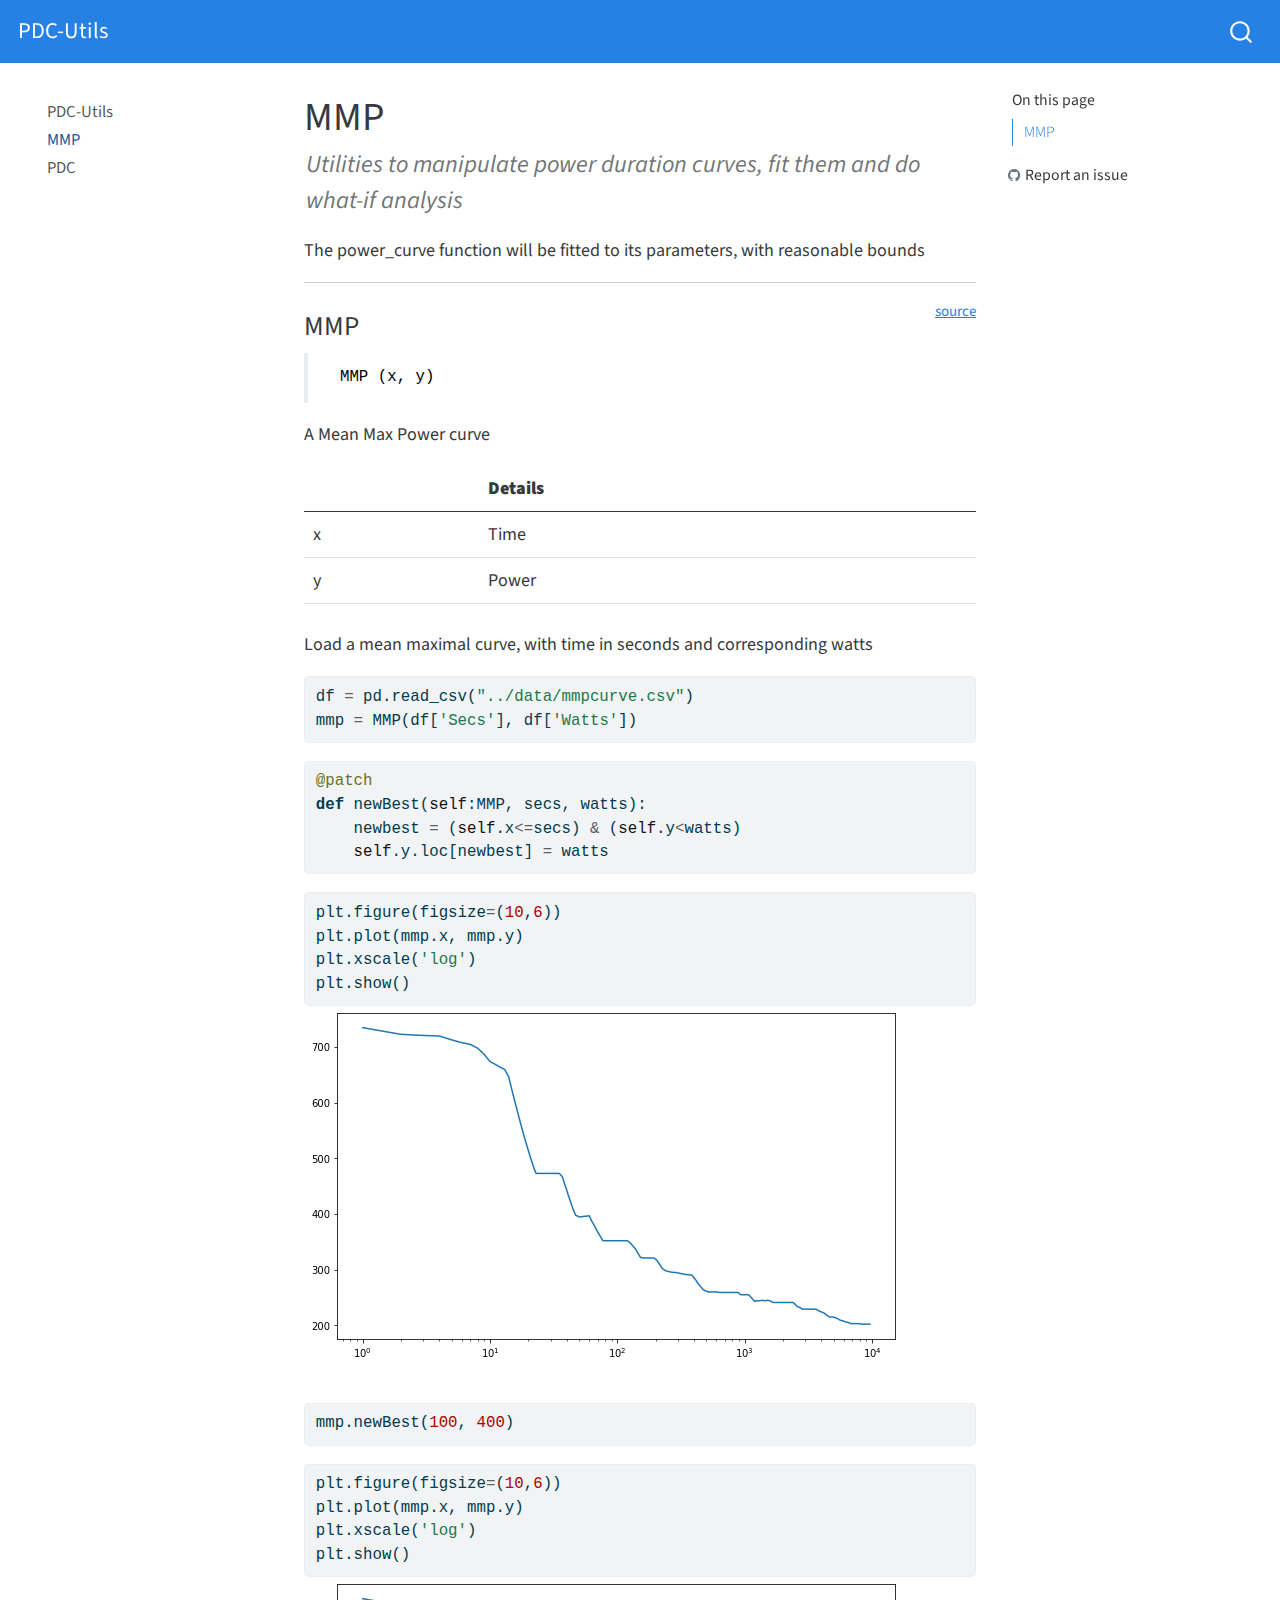
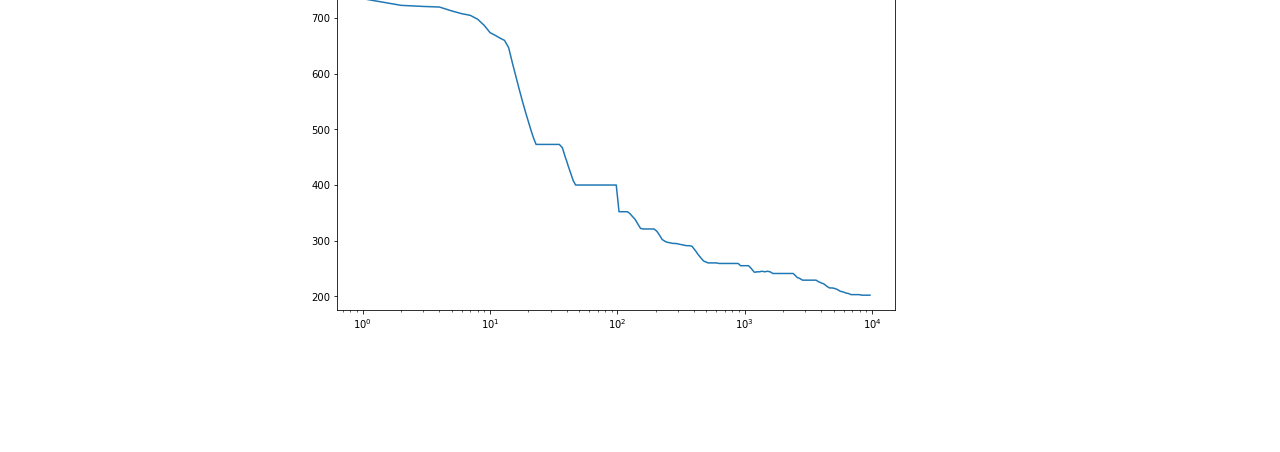
<file: mmp.html>
<!DOCTYPE html>
<html xmlns="http://www.w3.org/1999/xhtml" lang="en" xml:lang="en"><head>

<meta charset="utf-8">
<meta name="generator" content="quarto-1.1.251">

<meta name="viewport" content="width=device-width, initial-scale=1.0, user-scalable=yes">

<meta name="description" content="Utilities to manipulate power duration curves, fit them and do what-if analysis">

<title>PDC-Utils - MMP</title>
<style>
code{white-space: pre-wrap;}
span.smallcaps{font-variant: small-caps;}
div.columns{display: flex; gap: min(4vw, 1.5em);}
div.column{flex: auto; overflow-x: auto;}
div.hanging-indent{margin-left: 1.5em; text-indent: -1.5em;}
ul.task-list{list-style: none;}
ul.task-list li input[type="checkbox"] {
  width: 0.8em;
  margin: 0 0.8em 0.2em -1.6em;
  vertical-align: middle;
}
pre > code.sourceCode { white-space: pre; position: relative; }
pre > code.sourceCode > span { display: inline-block; line-height: 1.25; }
pre > code.sourceCode > span:empty { height: 1.2em; }
.sourceCode { overflow: visible; }
code.sourceCode > span { color: inherit; text-decoration: inherit; }
div.sourceCode { margin: 1em 0; }
pre.sourceCode { margin: 0; }
@media screen {
div.sourceCode { overflow: auto; }
}
@media print {
pre > code.sourceCode { white-space: pre-wrap; }
pre > code.sourceCode > span { text-indent: -5em; padding-left: 5em; }
}
pre.numberSource code
  { counter-reset: source-line 0; }
pre.numberSource code > span
  { position: relative; left: -4em; counter-increment: source-line; }
pre.numberSource code > span > a:first-child::before
  { content: counter(source-line);
    position: relative; left: -1em; text-align: right; vertical-align: baseline;
    border: none; display: inline-block;
    -webkit-touch-callout: none; -webkit-user-select: none;
    -khtml-user-select: none; -moz-user-select: none;
    -ms-user-select: none; user-select: none;
    padding: 0 4px; width: 4em;
    color: #aaaaaa;
  }
pre.numberSource { margin-left: 3em; border-left: 1px solid #aaaaaa;  padding-left: 4px; }
div.sourceCode
  {   }
@media screen {
pre > code.sourceCode > span > a:first-child::before { text-decoration: underline; }
}
code span.al { color: #ff0000; font-weight: bold; } /* Alert */
code span.an { color: #60a0b0; font-weight: bold; font-style: italic; } /* Annotation */
code span.at { color: #7d9029; } /* Attribute */
code span.bn { color: #40a070; } /* BaseN */
code span.bu { color: #008000; } /* BuiltIn */
code span.cf { color: #007020; font-weight: bold; } /* ControlFlow */
code span.ch { color: #4070a0; } /* Char */
code span.cn { color: #880000; } /* Constant */
code span.co { color: #60a0b0; font-style: italic; } /* Comment */
code span.cv { color: #60a0b0; font-weight: bold; font-style: italic; } /* CommentVar */
code span.do { color: #ba2121; font-style: italic; } /* Documentation */
code span.dt { color: #902000; } /* DataType */
code span.dv { color: #40a070; } /* DecVal */
code span.er { color: #ff0000; font-weight: bold; } /* Error */
code span.ex { } /* Extension */
code span.fl { color: #40a070; } /* Float */
code span.fu { color: #06287e; } /* Function */
code span.im { color: #008000; font-weight: bold; } /* Import */
code span.in { color: #60a0b0; font-weight: bold; font-style: italic; } /* Information */
code span.kw { color: #007020; font-weight: bold; } /* Keyword */
code span.op { color: #666666; } /* Operator */
code span.ot { color: #007020; } /* Other */
code span.pp { color: #bc7a00; } /* Preprocessor */
code span.sc { color: #4070a0; } /* SpecialChar */
code span.ss { color: #bb6688; } /* SpecialString */
code span.st { color: #4070a0; } /* String */
code span.va { color: #19177c; } /* Variable */
code span.vs { color: #4070a0; } /* VerbatimString */
code span.wa { color: #60a0b0; font-weight: bold; font-style: italic; } /* Warning */
</style>


<script src="site_libs/quarto-nav/quarto-nav.js"></script>
<script src="site_libs/quarto-nav/headroom.min.js"></script>
<script src="site_libs/clipboard/clipboard.min.js"></script>
<script src="site_libs/quarto-search/autocomplete.umd.js"></script>
<script src="site_libs/quarto-search/fuse.min.js"></script>
<script src="site_libs/quarto-search/quarto-search.js"></script>
<meta name="quarto:offset" content="./">
<script src="site_libs/quarto-html/quarto.js"></script>
<script src="site_libs/quarto-html/popper.min.js"></script>
<script src="site_libs/quarto-html/tippy.umd.min.js"></script>
<script src="site_libs/quarto-html/anchor.min.js"></script>
<link href="site_libs/quarto-html/tippy.css" rel="stylesheet">
<link href="site_libs/quarto-html/quarto-syntax-highlighting.css" rel="stylesheet" id="quarto-text-highlighting-styles">
<script src="site_libs/bootstrap/bootstrap.min.js"></script>
<link href="site_libs/bootstrap/bootstrap-icons.css" rel="stylesheet">
<link href="site_libs/bootstrap/bootstrap.min.css" rel="stylesheet" id="quarto-bootstrap" data-mode="light">
<script id="quarto-search-options" type="application/json">{
  "location": "navbar",
  "copy-button": false,
  "collapse-after": 3,
  "panel-placement": "end",
  "type": "overlay",
  "limit": 20,
  "language": {
    "search-no-results-text": "No results",
    "search-matching-documents-text": "matching documents",
    "search-copy-link-title": "Copy link to search",
    "search-hide-matches-text": "Hide additional matches",
    "search-more-match-text": "more match in this document",
    "search-more-matches-text": "more matches in this document",
    "search-clear-button-title": "Clear",
    "search-detached-cancel-button-title": "Cancel",
    "search-submit-button-title": "Submit"
  }
}</script>


<link rel="stylesheet" href="styles.css">
<meta property="og:title" content="PDC-Utils - MMP">
<meta property="og:description" content="Utilities to manipulate power duration curves, fit them and do what-if analysis">
<meta property="og:site-name" content="PDC-Utils">
<meta name="twitter:title" content="PDC-Utils - MMP">
<meta name="twitter:description" content="Utilities to manipulate power duration curves, fit them and do what-if analysis">
<meta name="twitter:card" content="summary">
</head>

<body class="nav-sidebar floating nav-fixed">

<div id="quarto-search-results"></div>
  <header id="quarto-header" class="headroom fixed-top">
    <nav class="navbar navbar-expand-lg navbar-dark ">
      <div class="navbar-container container-fluid">
      <div class="navbar-brand-container">
    <a class="navbar-brand" href="./index.html">
    <span class="navbar-title">PDC-Utils</span>
    </a>
  </div>
          <div id="quarto-search" class="" title="Search"></div>
      </div> <!-- /container-fluid -->
    </nav>
  <nav class="quarto-secondary-nav" data-bs-toggle="collapse" data-bs-target="#quarto-sidebar" aria-controls="quarto-sidebar" aria-expanded="false" aria-label="Toggle sidebar navigation" onclick="if (window.quartoToggleHeadroom) { window.quartoToggleHeadroom(); }">
    <div class="container-fluid d-flex justify-content-between">
      <h1 class="quarto-secondary-nav-title">MMP</h1>
      <button type="button" class="quarto-btn-toggle btn" aria-label="Show secondary navigation">
        <i class="bi bi-chevron-right"></i>
      </button>
    </div>
  </nav>
</header>
<!-- content -->
<div id="quarto-content" class="quarto-container page-columns page-rows-contents page-layout-article page-navbar">
<!-- sidebar -->
  <nav id="quarto-sidebar" class="sidebar collapse sidebar-navigation floating overflow-auto">
    <div class="sidebar-menu-container"> 
    <ul class="list-unstyled mt-1">
        <li class="sidebar-item">
  <div class="sidebar-item-container"> 
  <a href="./index.html" class="sidebar-item-text sidebar-link">PDC-Utils</a>
  </div>
</li>
        <li class="sidebar-item">
  <div class="sidebar-item-container"> 
  <a href="./mmp.html" class="sidebar-item-text sidebar-link active">MMP</a>
  </div>
</li>
        <li class="sidebar-item">
  <div class="sidebar-item-container"> 
  <a href="./pdc.html" class="sidebar-item-text sidebar-link">PDC</a>
  </div>
</li>
    </ul>
    </div>
</nav>
<!-- margin-sidebar -->
    <div id="quarto-margin-sidebar" class="sidebar margin-sidebar">
        <nav id="TOC" role="doc-toc" class="toc-active">
    <h2 id="toc-title">On this page</h2>
   
  <ul>
  <li><a href="#mmp" id="toc-mmp" class="nav-link active" data-scroll-target="#mmp">MMP</a></li>
  </ul>
<div class="toc-actions"><div><i class="bi bi-github"></i></div><div class="action-links"><p><a href="https://github.com/jpequegn/PDC-Utils/issues/new" class="toc-action">Report an issue</a></p></div></div></nav>
    </div>
<!-- main -->
<main class="content" id="quarto-document-content">

<header id="title-block-header" class="quarto-title-block default">
<div class="quarto-title">
<h1 class="title d-none d-lg-block">MMP</h1>
</div>

<div>
  <div class="description">
    Utilities to manipulate power duration curves, fit them and do what-if analysis
  </div>
</div>


<div class="quarto-title-meta">

    
    
  </div>
  

</header>

<!-- WARNING: THIS FILE WAS AUTOGENERATED! DO NOT EDIT! -->
<p>The power_curve function will be fitted to its parameters, with reasonable bounds</p>
<hr>
<p><a href="https://github.com/jpequegn/PDC-Utils/blob/main/PDC_Utils/mmp.py#L11" target="_blank" style="float:right; font-size:smaller">source</a></p>
<section id="mmp" class="level3">
<h3 class="anchored" data-anchor-id="mmp">MMP</h3>
<blockquote class="blockquote">
<pre><code> MMP (x, y)</code></pre>
</blockquote>
<p>A Mean Max Power curve</p>
<table class="table">
<thead>
<tr class="header">
<th></th>
<th><strong>Details</strong></th>
</tr>
</thead>
<tbody>
<tr class="odd">
<td>x</td>
<td>Time</td>
</tr>
<tr class="even">
<td>y</td>
<td>Power</td>
</tr>
</tbody>
</table>
<p>Load a mean maximal curve, with time in seconds and corresponding watts</p>
<div class="cell">
<div class="sourceCode cell-code" id="cb2"><pre class="sourceCode python code-with-copy"><code class="sourceCode python"><span id="cb2-1"><a href="#cb2-1" aria-hidden="true" tabindex="-1"></a>df <span class="op">=</span> pd.read_csv(<span class="st">"../data/mmpcurve.csv"</span>)</span>
<span id="cb2-2"><a href="#cb2-2" aria-hidden="true" tabindex="-1"></a>mmp <span class="op">=</span> MMP(df[<span class="st">'Secs'</span>], df[<span class="st">'Watts'</span>])</span></code><button title="Copy to Clipboard" class="code-copy-button"><i class="bi"></i></button></pre></div>
</div>
<div class="cell">
<div class="sourceCode cell-code" id="cb3"><pre class="sourceCode python code-with-copy"><code class="sourceCode python"><span id="cb3-1"><a href="#cb3-1" aria-hidden="true" tabindex="-1"></a><span class="at">@patch</span></span>
<span id="cb3-2"><a href="#cb3-2" aria-hidden="true" tabindex="-1"></a><span class="kw">def</span> newBest(<span class="va">self</span>:MMP, secs, watts):</span>
<span id="cb3-3"><a href="#cb3-3" aria-hidden="true" tabindex="-1"></a>    newbest <span class="op">=</span> (<span class="va">self</span>.x<span class="op">&lt;=</span>secs) <span class="op">&amp;</span> (<span class="va">self</span>.y<span class="op">&lt;</span>watts)</span>
<span id="cb3-4"><a href="#cb3-4" aria-hidden="true" tabindex="-1"></a>    <span class="va">self</span>.y.loc[newbest] <span class="op">=</span> watts</span></code><button title="Copy to Clipboard" class="code-copy-button"><i class="bi"></i></button></pre></div>
</div>
<div class="cell">
<div class="sourceCode cell-code" id="cb4"><pre class="sourceCode python code-with-copy"><code class="sourceCode python"><span id="cb4-1"><a href="#cb4-1" aria-hidden="true" tabindex="-1"></a>plt.figure(figsize<span class="op">=</span>(<span class="dv">10</span>,<span class="dv">6</span>))</span>
<span id="cb4-2"><a href="#cb4-2" aria-hidden="true" tabindex="-1"></a>plt.plot(mmp.x, mmp.y)</span>
<span id="cb4-3"><a href="#cb4-3" aria-hidden="true" tabindex="-1"></a>plt.xscale(<span class="st">'log'</span>)</span>
<span id="cb4-4"><a href="#cb4-4" aria-hidden="true" tabindex="-1"></a>plt.show()</span></code><button title="Copy to Clipboard" class="code-copy-button"><i class="bi"></i></button></pre></div>
<div class="cell-output cell-output-display">
<p><img src="00_MMP_files/figure-html/cell-5-output-1.png" class="img-fluid"></p>
</div>
</div>
<div class="cell">
<div class="sourceCode cell-code" id="cb5"><pre class="sourceCode python code-with-copy"><code class="sourceCode python"><span id="cb5-1"><a href="#cb5-1" aria-hidden="true" tabindex="-1"></a>mmp.newBest(<span class="dv">100</span>, <span class="dv">400</span>)</span></code><button title="Copy to Clipboard" class="code-copy-button"><i class="bi"></i></button></pre></div>
</div>
<div class="cell">
<div class="sourceCode cell-code" id="cb6"><pre class="sourceCode python code-with-copy"><code class="sourceCode python"><span id="cb6-1"><a href="#cb6-1" aria-hidden="true" tabindex="-1"></a>plt.figure(figsize<span class="op">=</span>(<span class="dv">10</span>,<span class="dv">6</span>))</span>
<span id="cb6-2"><a href="#cb6-2" aria-hidden="true" tabindex="-1"></a>plt.plot(mmp.x, mmp.y)</span>
<span id="cb6-3"><a href="#cb6-3" aria-hidden="true" tabindex="-1"></a>plt.xscale(<span class="st">'log'</span>)</span>
<span id="cb6-4"><a href="#cb6-4" aria-hidden="true" tabindex="-1"></a>plt.show()</span></code><button title="Copy to Clipboard" class="code-copy-button"><i class="bi"></i></button></pre></div>
<div class="cell-output cell-output-display">
<p><img src="00_MMP_files/figure-html/cell-7-output-1.png" class="img-fluid"></p>
</div>
</div>


</section>

</main> <!-- /main -->
<script id="quarto-html-after-body" type="application/javascript">
window.document.addEventListener("DOMContentLoaded", function (event) {
  const toggleBodyColorMode = (bsSheetEl) => {
    const mode = bsSheetEl.getAttribute("data-mode");
    const bodyEl = window.document.querySelector("body");
    if (mode === "dark") {
      bodyEl.classList.add("quarto-dark");
      bodyEl.classList.remove("quarto-light");
    } else {
      bodyEl.classList.add("quarto-light");
      bodyEl.classList.remove("quarto-dark");
    }
  }
  const toggleBodyColorPrimary = () => {
    const bsSheetEl = window.document.querySelector("link#quarto-bootstrap");
    if (bsSheetEl) {
      toggleBodyColorMode(bsSheetEl);
    }
  }
  toggleBodyColorPrimary();  
  const icon = "";
  const anchorJS = new window.AnchorJS();
  anchorJS.options = {
    placement: 'right',
    icon: icon
  };
  anchorJS.add('.anchored');
  const clipboard = new window.ClipboardJS('.code-copy-button', {
    target: function(trigger) {
      return trigger.previousElementSibling;
    }
  });
  clipboard.on('success', function(e) {
    // button target
    const button = e.trigger;
    // don't keep focus
    button.blur();
    // flash "checked"
    button.classList.add('code-copy-button-checked');
    var currentTitle = button.getAttribute("title");
    button.setAttribute("title", "Copied!");
    setTimeout(function() {
      button.setAttribute("title", currentTitle);
      button.classList.remove('code-copy-button-checked');
    }, 1000);
    // clear code selection
    e.clearSelection();
  });
  function tippyHover(el, contentFn) {
    const config = {
      allowHTML: true,
      content: contentFn,
      maxWidth: 500,
      delay: 100,
      arrow: false,
      appendTo: function(el) {
          return el.parentElement;
      },
      interactive: true,
      interactiveBorder: 10,
      theme: 'quarto',
      placement: 'bottom-start'
    };
    window.tippy(el, config); 
  }
  const noterefs = window.document.querySelectorAll('a[role="doc-noteref"]');
  for (var i=0; i<noterefs.length; i++) {
    const ref = noterefs[i];
    tippyHover(ref, function() {
      // use id or data attribute instead here
      let href = ref.getAttribute('data-footnote-href') || ref.getAttribute('href');
      try { href = new URL(href).hash; } catch {}
      const id = href.replace(/^#\/?/, "");
      const note = window.document.getElementById(id);
      return note.innerHTML;
    });
  }
  var bibliorefs = window.document.querySelectorAll('a[role="doc-biblioref"]');
  for (var i=0; i<bibliorefs.length; i++) {
    const ref = bibliorefs[i];
    const cites = ref.parentNode.getAttribute('data-cites').split(' ');
    tippyHover(ref, function() {
      var popup = window.document.createElement('div');
      cites.forEach(function(cite) {
        var citeDiv = window.document.createElement('div');
        citeDiv.classList.add('hanging-indent');
        citeDiv.classList.add('csl-entry');
        var biblioDiv = window.document.getElementById('ref-' + cite);
        if (biblioDiv) {
          citeDiv.innerHTML = biblioDiv.innerHTML;
        }
        popup.appendChild(citeDiv);
      });
      return popup.innerHTML;
    });
  }
});
</script>
</div> <!-- /content -->



</body></html>
</file>
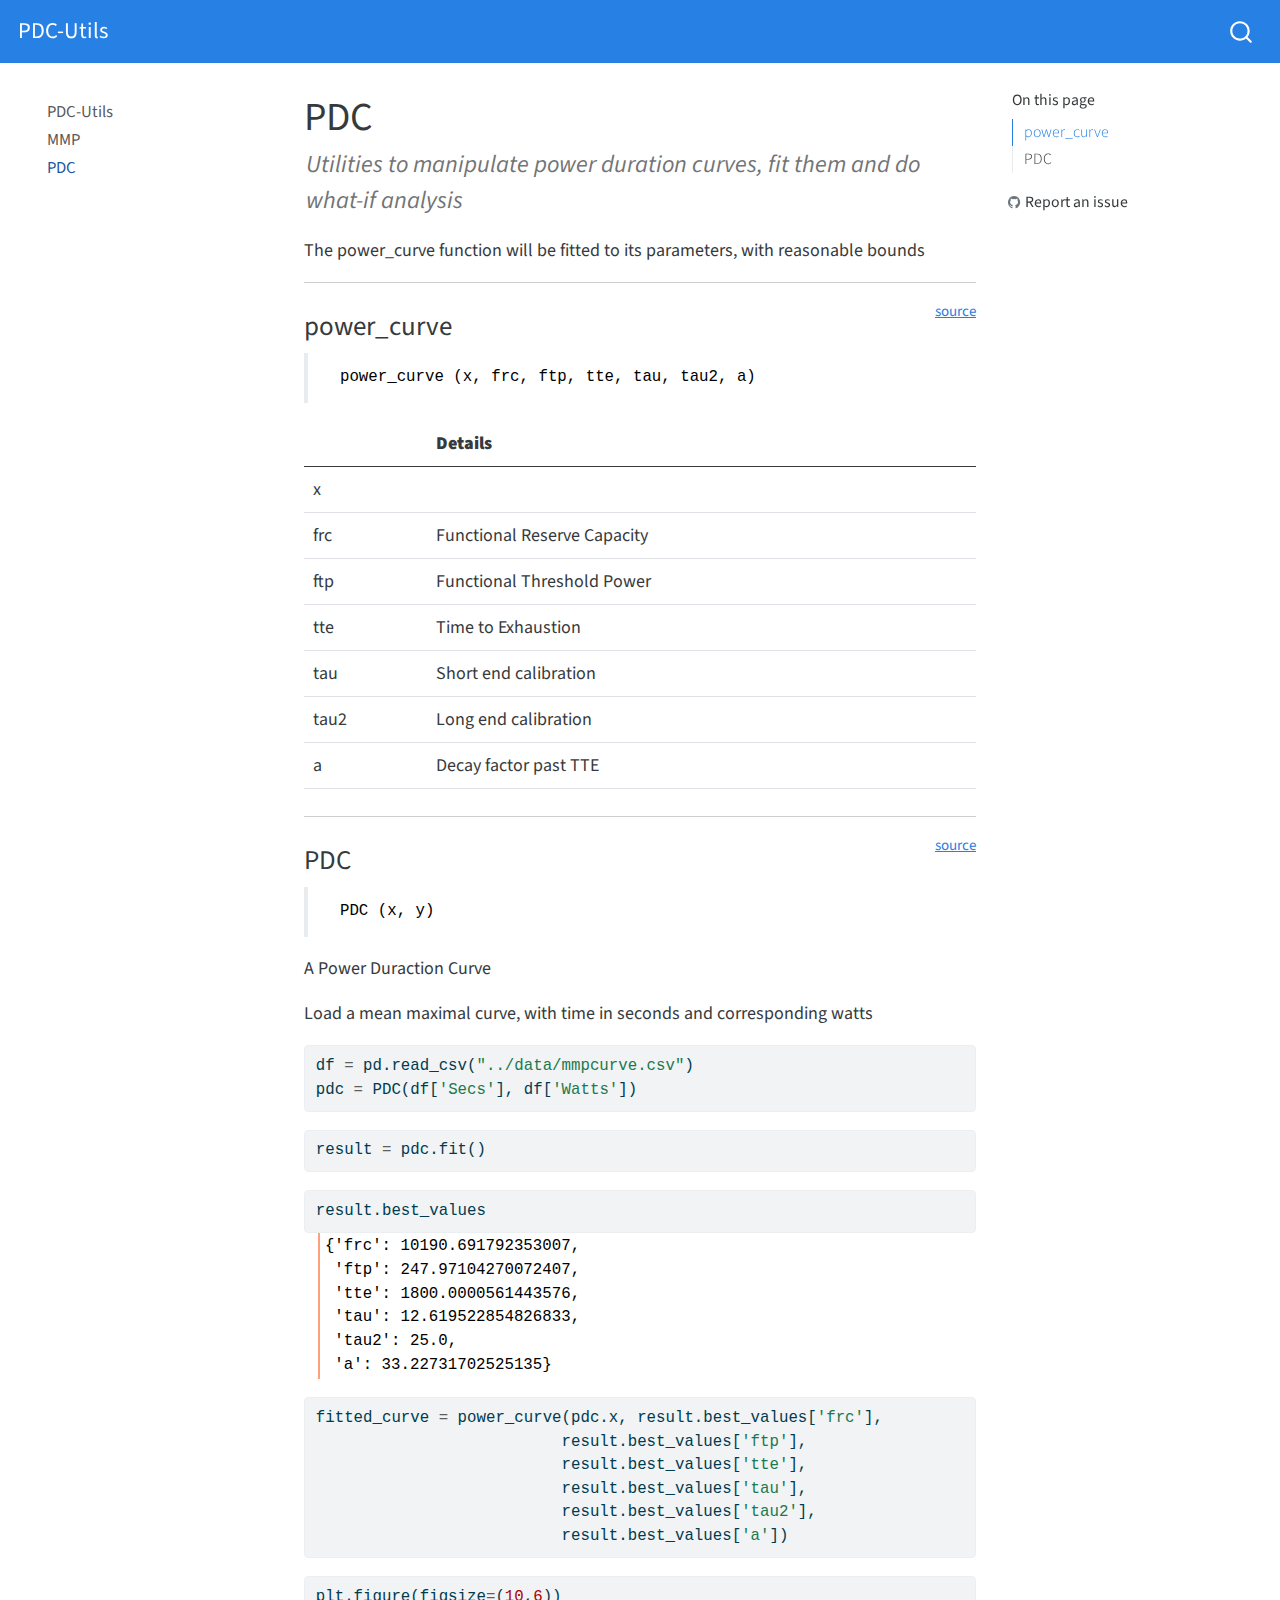
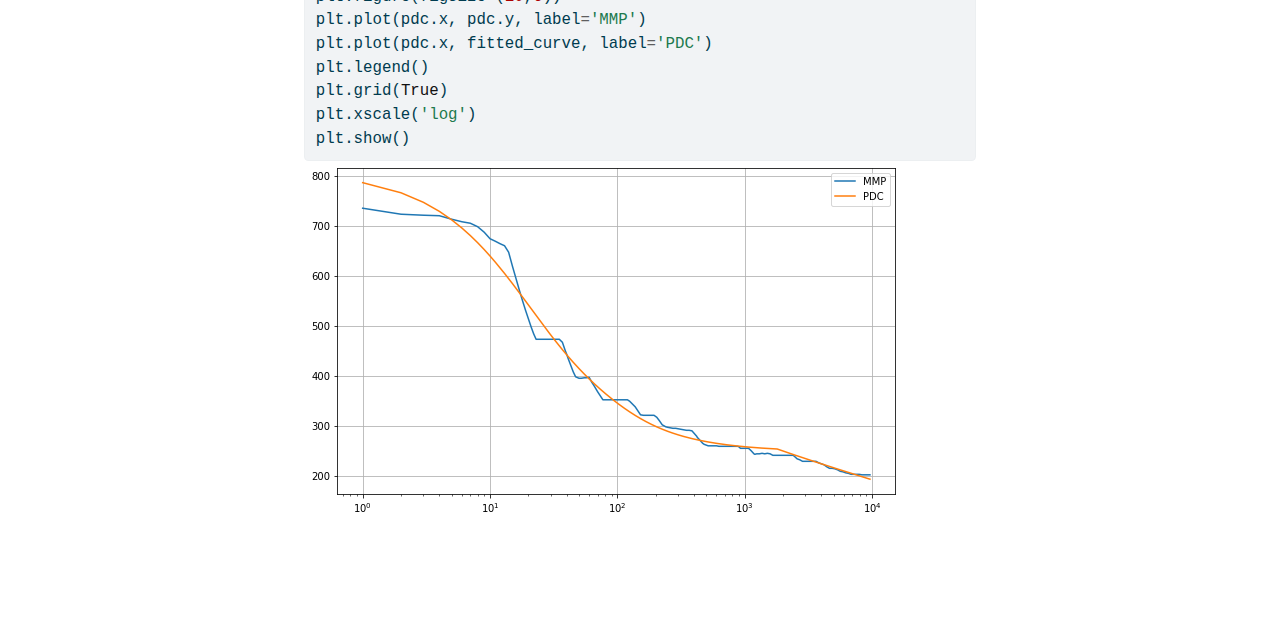
<file: pdc.html>
<!DOCTYPE html>
<html xmlns="http://www.w3.org/1999/xhtml" lang="en" xml:lang="en"><head>

<meta charset="utf-8">
<meta name="generator" content="quarto-1.1.251">

<meta name="viewport" content="width=device-width, initial-scale=1.0, user-scalable=yes">

<meta name="description" content="Utilities to manipulate power duration curves, fit them and do what-if analysis">

<title>PDC-Utils - PDC</title>
<style>
code{white-space: pre-wrap;}
span.smallcaps{font-variant: small-caps;}
div.columns{display: flex; gap: min(4vw, 1.5em);}
div.column{flex: auto; overflow-x: auto;}
div.hanging-indent{margin-left: 1.5em; text-indent: -1.5em;}
ul.task-list{list-style: none;}
ul.task-list li input[type="checkbox"] {
  width: 0.8em;
  margin: 0 0.8em 0.2em -1.6em;
  vertical-align: middle;
}
pre > code.sourceCode { white-space: pre; position: relative; }
pre > code.sourceCode > span { display: inline-block; line-height: 1.25; }
pre > code.sourceCode > span:empty { height: 1.2em; }
.sourceCode { overflow: visible; }
code.sourceCode > span { color: inherit; text-decoration: inherit; }
div.sourceCode { margin: 1em 0; }
pre.sourceCode { margin: 0; }
@media screen {
div.sourceCode { overflow: auto; }
}
@media print {
pre > code.sourceCode { white-space: pre-wrap; }
pre > code.sourceCode > span { text-indent: -5em; padding-left: 5em; }
}
pre.numberSource code
  { counter-reset: source-line 0; }
pre.numberSource code > span
  { position: relative; left: -4em; counter-increment: source-line; }
pre.numberSource code > span > a:first-child::before
  { content: counter(source-line);
    position: relative; left: -1em; text-align: right; vertical-align: baseline;
    border: none; display: inline-block;
    -webkit-touch-callout: none; -webkit-user-select: none;
    -khtml-user-select: none; -moz-user-select: none;
    -ms-user-select: none; user-select: none;
    padding: 0 4px; width: 4em;
    color: #aaaaaa;
  }
pre.numberSource { margin-left: 3em; border-left: 1px solid #aaaaaa;  padding-left: 4px; }
div.sourceCode
  {   }
@media screen {
pre > code.sourceCode > span > a:first-child::before { text-decoration: underline; }
}
code span.al { color: #ff0000; font-weight: bold; } /* Alert */
code span.an { color: #60a0b0; font-weight: bold; font-style: italic; } /* Annotation */
code span.at { color: #7d9029; } /* Attribute */
code span.bn { color: #40a070; } /* BaseN */
code span.bu { color: #008000; } /* BuiltIn */
code span.cf { color: #007020; font-weight: bold; } /* ControlFlow */
code span.ch { color: #4070a0; } /* Char */
code span.cn { color: #880000; } /* Constant */
code span.co { color: #60a0b0; font-style: italic; } /* Comment */
code span.cv { color: #60a0b0; font-weight: bold; font-style: italic; } /* CommentVar */
code span.do { color: #ba2121; font-style: italic; } /* Documentation */
code span.dt { color: #902000; } /* DataType */
code span.dv { color: #40a070; } /* DecVal */
code span.er { color: #ff0000; font-weight: bold; } /* Error */
code span.ex { } /* Extension */
code span.fl { color: #40a070; } /* Float */
code span.fu { color: #06287e; } /* Function */
code span.im { color: #008000; font-weight: bold; } /* Import */
code span.in { color: #60a0b0; font-weight: bold; font-style: italic; } /* Information */
code span.kw { color: #007020; font-weight: bold; } /* Keyword */
code span.op { color: #666666; } /* Operator */
code span.ot { color: #007020; } /* Other */
code span.pp { color: #bc7a00; } /* Preprocessor */
code span.sc { color: #4070a0; } /* SpecialChar */
code span.ss { color: #bb6688; } /* SpecialString */
code span.st { color: #4070a0; } /* String */
code span.va { color: #19177c; } /* Variable */
code span.vs { color: #4070a0; } /* VerbatimString */
code span.wa { color: #60a0b0; font-weight: bold; font-style: italic; } /* Warning */
</style>


<script src="site_libs/quarto-nav/quarto-nav.js"></script>
<script src="site_libs/quarto-nav/headroom.min.js"></script>
<script src="site_libs/clipboard/clipboard.min.js"></script>
<script src="site_libs/quarto-search/autocomplete.umd.js"></script>
<script src="site_libs/quarto-search/fuse.min.js"></script>
<script src="site_libs/quarto-search/quarto-search.js"></script>
<meta name="quarto:offset" content="./">
<script src="site_libs/quarto-html/quarto.js"></script>
<script src="site_libs/quarto-html/popper.min.js"></script>
<script src="site_libs/quarto-html/tippy.umd.min.js"></script>
<script src="site_libs/quarto-html/anchor.min.js"></script>
<link href="site_libs/quarto-html/tippy.css" rel="stylesheet">
<link href="site_libs/quarto-html/quarto-syntax-highlighting.css" rel="stylesheet" id="quarto-text-highlighting-styles">
<script src="site_libs/bootstrap/bootstrap.min.js"></script>
<link href="site_libs/bootstrap/bootstrap-icons.css" rel="stylesheet">
<link href="site_libs/bootstrap/bootstrap.min.css" rel="stylesheet" id="quarto-bootstrap" data-mode="light">
<script id="quarto-search-options" type="application/json">{
  "location": "navbar",
  "copy-button": false,
  "collapse-after": 3,
  "panel-placement": "end",
  "type": "overlay",
  "limit": 20,
  "language": {
    "search-no-results-text": "No results",
    "search-matching-documents-text": "matching documents",
    "search-copy-link-title": "Copy link to search",
    "search-hide-matches-text": "Hide additional matches",
    "search-more-match-text": "more match in this document",
    "search-more-matches-text": "more matches in this document",
    "search-clear-button-title": "Clear",
    "search-detached-cancel-button-title": "Cancel",
    "search-submit-button-title": "Submit"
  }
}</script>


<link rel="stylesheet" href="styles.css">
<meta property="og:title" content="PDC-Utils - PDC">
<meta property="og:description" content="Utilities to manipulate power duration curves, fit them and do what-if analysis">
<meta property="og:site-name" content="PDC-Utils">
<meta name="twitter:title" content="PDC-Utils - PDC">
<meta name="twitter:description" content="Utilities to manipulate power duration curves, fit them and do what-if analysis">
<meta name="twitter:card" content="summary">
</head>

<body class="nav-sidebar floating nav-fixed">

<div id="quarto-search-results"></div>
  <header id="quarto-header" class="headroom fixed-top">
    <nav class="navbar navbar-expand-lg navbar-dark ">
      <div class="navbar-container container-fluid">
      <div class="navbar-brand-container">
    <a class="navbar-brand" href="./index.html">
    <span class="navbar-title">PDC-Utils</span>
    </a>
  </div>
          <div id="quarto-search" class="" title="Search"></div>
      </div> <!-- /container-fluid -->
    </nav>
  <nav class="quarto-secondary-nav" data-bs-toggle="collapse" data-bs-target="#quarto-sidebar" aria-controls="quarto-sidebar" aria-expanded="false" aria-label="Toggle sidebar navigation" onclick="if (window.quartoToggleHeadroom) { window.quartoToggleHeadroom(); }">
    <div class="container-fluid d-flex justify-content-between">
      <h1 class="quarto-secondary-nav-title">PDC</h1>
      <button type="button" class="quarto-btn-toggle btn" aria-label="Show secondary navigation">
        <i class="bi bi-chevron-right"></i>
      </button>
    </div>
  </nav>
</header>
<!-- content -->
<div id="quarto-content" class="quarto-container page-columns page-rows-contents page-layout-article page-navbar">
<!-- sidebar -->
  <nav id="quarto-sidebar" class="sidebar collapse sidebar-navigation floating overflow-auto">
    <div class="sidebar-menu-container"> 
    <ul class="list-unstyled mt-1">
        <li class="sidebar-item">
  <div class="sidebar-item-container"> 
  <a href="./index.html" class="sidebar-item-text sidebar-link">PDC-Utils</a>
  </div>
</li>
        <li class="sidebar-item">
  <div class="sidebar-item-container"> 
  <a href="./mmp.html" class="sidebar-item-text sidebar-link">MMP</a>
  </div>
</li>
        <li class="sidebar-item">
  <div class="sidebar-item-container"> 
  <a href="./pdc.html" class="sidebar-item-text sidebar-link active">PDC</a>
  </div>
</li>
    </ul>
    </div>
</nav>
<!-- margin-sidebar -->
    <div id="quarto-margin-sidebar" class="sidebar margin-sidebar">
        <nav id="TOC" role="doc-toc" class="toc-active">
    <h2 id="toc-title">On this page</h2>
   
  <ul>
  <li><a href="#power_curve" id="toc-power_curve" class="nav-link active" data-scroll-target="#power_curve">power_curve</a></li>
  <li><a href="#pdc" id="toc-pdc" class="nav-link" data-scroll-target="#pdc">PDC</a></li>
  </ul>
<div class="toc-actions"><div><i class="bi bi-github"></i></div><div class="action-links"><p><a href="https://github.com/jpequegn/PDC-Utils/issues/new" class="toc-action">Report an issue</a></p></div></div></nav>
    </div>
<!-- main -->
<main class="content" id="quarto-document-content">

<header id="title-block-header" class="quarto-title-block default">
<div class="quarto-title">
<h1 class="title d-none d-lg-block">PDC</h1>
</div>

<div>
  <div class="description">
    Utilities to manipulate power duration curves, fit them and do what-if analysis
  </div>
</div>


<div class="quarto-title-meta">

    
    
  </div>
  

</header>

<!-- WARNING: THIS FILE WAS AUTOGENERATED! DO NOT EDIT! -->
<p>The power_curve function will be fitted to its parameters, with reasonable bounds</p>
<hr>
<p><a href="https://github.com/jpequegn/PDC-Utils/blob/main/PDC_Utils/pdc.py#L12" target="_blank" style="float:right; font-size:smaller">source</a></p>
<section id="power_curve" class="level3">
<h3 class="anchored" data-anchor-id="power_curve">power_curve</h3>
<blockquote class="blockquote">
<pre><code> power_curve (x, frc, ftp, tte, tau, tau2, a)</code></pre>
</blockquote>
<table class="table">
<thead>
<tr class="header">
<th></th>
<th><strong>Details</strong></th>
</tr>
</thead>
<tbody>
<tr class="odd">
<td>x</td>
<td></td>
</tr>
<tr class="even">
<td>frc</td>
<td>Functional Reserve Capacity</td>
</tr>
<tr class="odd">
<td>ftp</td>
<td>Functional Threshold Power</td>
</tr>
<tr class="even">
<td>tte</td>
<td>Time to Exhaustion</td>
</tr>
<tr class="odd">
<td>tau</td>
<td>Short end calibration</td>
</tr>
<tr class="even">
<td>tau2</td>
<td>Long end calibration</td>
</tr>
<tr class="odd">
<td>a</td>
<td>Decay factor past TTE</td>
</tr>
</tbody>
</table>
<hr>
<p><a href="https://github.com/jpequegn/PDC-Utils/blob/main/PDC_Utils/pdc.py#L24" target="_blank" style="float:right; font-size:smaller">source</a></p>
</section>
<section id="pdc" class="level3">
<h3 class="anchored" data-anchor-id="pdc">PDC</h3>
<blockquote class="blockquote">
<pre><code> PDC (x, y)</code></pre>
</blockquote>
<p>A Power Duraction Curve</p>
<p>Load a mean maximal curve, with time in seconds and corresponding watts</p>
<div class="cell">
<div class="sourceCode cell-code" id="cb3"><pre class="sourceCode python code-with-copy"><code class="sourceCode python"><span id="cb3-1"><a href="#cb3-1" aria-hidden="true" tabindex="-1"></a>df <span class="op">=</span> pd.read_csv(<span class="st">"../data/mmpcurve.csv"</span>)</span>
<span id="cb3-2"><a href="#cb3-2" aria-hidden="true" tabindex="-1"></a>pdc <span class="op">=</span> PDC(df[<span class="st">'Secs'</span>], df[<span class="st">'Watts'</span>])</span></code><button title="Copy to Clipboard" class="code-copy-button"><i class="bi"></i></button></pre></div>
</div>
<div class="cell">
<div class="sourceCode cell-code" id="cb4"><pre class="sourceCode python code-with-copy"><code class="sourceCode python"><span id="cb4-1"><a href="#cb4-1" aria-hidden="true" tabindex="-1"></a>result <span class="op">=</span> pdc.fit()</span></code><button title="Copy to Clipboard" class="code-copy-button"><i class="bi"></i></button></pre></div>
</div>
<div class="cell">
<div class="sourceCode cell-code" id="cb5"><pre class="sourceCode python code-with-copy"><code class="sourceCode python"><span id="cb5-1"><a href="#cb5-1" aria-hidden="true" tabindex="-1"></a>result.best_values</span></code><button title="Copy to Clipboard" class="code-copy-button"><i class="bi"></i></button></pre></div>
<div class="cell-output cell-output-display">
<pre><code>{'frc': 10190.691792353007,
 'ftp': 247.97104270072407,
 'tte': 1800.0000561443576,
 'tau': 12.619522854826833,
 'tau2': 25.0,
 'a': 33.22731702525135}</code></pre>
</div>
</div>
<div class="cell">
<div class="sourceCode cell-code" id="cb7"><pre class="sourceCode python code-with-copy"><code class="sourceCode python"><span id="cb7-1"><a href="#cb7-1" aria-hidden="true" tabindex="-1"></a>fitted_curve <span class="op">=</span> power_curve(pdc.x, result.best_values[<span class="st">'frc'</span>],</span>
<span id="cb7-2"><a href="#cb7-2" aria-hidden="true" tabindex="-1"></a>                          result.best_values[<span class="st">'ftp'</span>],</span>
<span id="cb7-3"><a href="#cb7-3" aria-hidden="true" tabindex="-1"></a>                          result.best_values[<span class="st">'tte'</span>],</span>
<span id="cb7-4"><a href="#cb7-4" aria-hidden="true" tabindex="-1"></a>                          result.best_values[<span class="st">'tau'</span>],</span>
<span id="cb7-5"><a href="#cb7-5" aria-hidden="true" tabindex="-1"></a>                          result.best_values[<span class="st">'tau2'</span>],</span>
<span id="cb7-6"><a href="#cb7-6" aria-hidden="true" tabindex="-1"></a>                          result.best_values[<span class="st">'a'</span>])</span></code><button title="Copy to Clipboard" class="code-copy-button"><i class="bi"></i></button></pre></div>
</div>
<div class="cell">
<div class="sourceCode cell-code" id="cb8"><pre class="sourceCode python code-with-copy"><code class="sourceCode python"><span id="cb8-1"><a href="#cb8-1" aria-hidden="true" tabindex="-1"></a>plt.figure(figsize<span class="op">=</span>(<span class="dv">10</span>,<span class="dv">6</span>))</span>
<span id="cb8-2"><a href="#cb8-2" aria-hidden="true" tabindex="-1"></a>plt.plot(pdc.x, pdc.y, label<span class="op">=</span><span class="st">'MMP'</span>)</span>
<span id="cb8-3"><a href="#cb8-3" aria-hidden="true" tabindex="-1"></a>plt.plot(pdc.x, fitted_curve, label<span class="op">=</span><span class="st">'PDC'</span>)</span>
<span id="cb8-4"><a href="#cb8-4" aria-hidden="true" tabindex="-1"></a>plt.legend()</span>
<span id="cb8-5"><a href="#cb8-5" aria-hidden="true" tabindex="-1"></a>plt.grid(<span class="va">True</span>)</span>
<span id="cb8-6"><a href="#cb8-6" aria-hidden="true" tabindex="-1"></a>plt.xscale(<span class="st">'log'</span>)</span>
<span id="cb8-7"><a href="#cb8-7" aria-hidden="true" tabindex="-1"></a>plt.show()</span></code><button title="Copy to Clipboard" class="code-copy-button"><i class="bi"></i></button></pre></div>
<div class="cell-output cell-output-display">
<p><img src="01_PDC_files/figure-html/cell-8-output-1.png" class="img-fluid"></p>
</div>
</div>


</section>

</main> <!-- /main -->
<script id="quarto-html-after-body" type="application/javascript">
window.document.addEventListener("DOMContentLoaded", function (event) {
  const toggleBodyColorMode = (bsSheetEl) => {
    const mode = bsSheetEl.getAttribute("data-mode");
    const bodyEl = window.document.querySelector("body");
    if (mode === "dark") {
      bodyEl.classList.add("quarto-dark");
      bodyEl.classList.remove("quarto-light");
    } else {
      bodyEl.classList.add("quarto-light");
      bodyEl.classList.remove("quarto-dark");
    }
  }
  const toggleBodyColorPrimary = () => {
    const bsSheetEl = window.document.querySelector("link#quarto-bootstrap");
    if (bsSheetEl) {
      toggleBodyColorMode(bsSheetEl);
    }
  }
  toggleBodyColorPrimary();  
  const icon = "";
  const anchorJS = new window.AnchorJS();
  anchorJS.options = {
    placement: 'right',
    icon: icon
  };
  anchorJS.add('.anchored');
  const clipboard = new window.ClipboardJS('.code-copy-button', {
    target: function(trigger) {
      return trigger.previousElementSibling;
    }
  });
  clipboard.on('success', function(e) {
    // button target
    const button = e.trigger;
    // don't keep focus
    button.blur();
    // flash "checked"
    button.classList.add('code-copy-button-checked');
    var currentTitle = button.getAttribute("title");
    button.setAttribute("title", "Copied!");
    setTimeout(function() {
      button.setAttribute("title", currentTitle);
      button.classList.remove('code-copy-button-checked');
    }, 1000);
    // clear code selection
    e.clearSelection();
  });
  function tippyHover(el, contentFn) {
    const config = {
      allowHTML: true,
      content: contentFn,
      maxWidth: 500,
      delay: 100,
      arrow: false,
      appendTo: function(el) {
          return el.parentElement;
      },
      interactive: true,
      interactiveBorder: 10,
      theme: 'quarto',
      placement: 'bottom-start'
    };
    window.tippy(el, config); 
  }
  const noterefs = window.document.querySelectorAll('a[role="doc-noteref"]');
  for (var i=0; i<noterefs.length; i++) {
    const ref = noterefs[i];
    tippyHover(ref, function() {
      // use id or data attribute instead here
      let href = ref.getAttribute('data-footnote-href') || ref.getAttribute('href');
      try { href = new URL(href).hash; } catch {}
      const id = href.replace(/^#\/?/, "");
      const note = window.document.getElementById(id);
      return note.innerHTML;
    });
  }
  var bibliorefs = window.document.querySelectorAll('a[role="doc-biblioref"]');
  for (var i=0; i<bibliorefs.length; i++) {
    const ref = bibliorefs[i];
    const cites = ref.parentNode.getAttribute('data-cites').split(' ');
    tippyHover(ref, function() {
      var popup = window.document.createElement('div');
      cites.forEach(function(cite) {
        var citeDiv = window.document.createElement('div');
        citeDiv.classList.add('hanging-indent');
        citeDiv.classList.add('csl-entry');
        var biblioDiv = window.document.getElementById('ref-' + cite);
        if (biblioDiv) {
          citeDiv.innerHTML = biblioDiv.innerHTML;
        }
        popup.appendChild(citeDiv);
      });
      return popup.innerHTML;
    });
  }
});
</script>
</div> <!-- /content -->



</body></html>
</file>
<file: site_libs/quarto-html/tippy.css>
.tippy-box[data-animation=fade][data-state=hidden]{opacity:0}[data-tippy-root]{max-width:calc(100vw - 10px)}.tippy-box{position:relative;background-color:#333;color:#fff;border-radius:4px;font-size:14px;line-height:1.4;white-space:normal;outline:0;transition-property:transform,visibility,opacity}.tippy-box[data-placement^=top]>.tippy-arrow{bottom:0}.tippy-box[data-placement^=top]>.tippy-arrow:before{bottom:-7px;left:0;border-width:8px 8px 0;border-top-color:initial;transform-origin:center top}.tippy-box[data-placement^=bottom]>.tippy-arrow{top:0}.tippy-box[data-placement^=bottom]>.tippy-arrow:before{top:-7px;left:0;border-width:0 8px 8px;border-bottom-color:initial;transform-origin:center bottom}.tippy-box[data-placement^=left]>.tippy-arrow{right:0}.tippy-box[data-placement^=left]>.tippy-arrow:before{border-width:8px 0 8px 8px;border-left-color:initial;right:-7px;transform-origin:center left}.tippy-box[data-placement^=right]>.tippy-arrow{left:0}.tippy-box[data-placement^=right]>.tippy-arrow:before{left:-7px;border-width:8px 8px 8px 0;border-right-color:initial;transform-origin:center right}.tippy-box[data-inertia][data-state=visible]{transition-timing-function:cubic-bezier(.54,1.5,.38,1.11)}.tippy-arrow{width:16px;height:16px;color:#333}.tippy-arrow:before{content:"";position:absolute;border-color:transparent;border-style:solid}.tippy-content{position:relative;padding:5px 9px;z-index:1}
</file>
<file: site_libs/quarto-html/quarto-syntax-highlighting.css>
/* quarto syntax highlight colors */
:root {
  --quarto-hl-ot-color: #003B4F;
  --quarto-hl-at-color: #657422;
  --quarto-hl-ss-color: #20794D;
  --quarto-hl-an-color: #5E5E5E;
  --quarto-hl-fu-color: #4758AB;
  --quarto-hl-st-color: #20794D;
  --quarto-hl-cf-color: #003B4F;
  --quarto-hl-op-color: #5E5E5E;
  --quarto-hl-er-color: #AD0000;
  --quarto-hl-bn-color: #AD0000;
  --quarto-hl-al-color: #AD0000;
  --quarto-hl-va-color: #111111;
  --quarto-hl-bu-color: inherit;
  --quarto-hl-ex-color: inherit;
  --quarto-hl-pp-color: #AD0000;
  --quarto-hl-in-color: #5E5E5E;
  --quarto-hl-vs-color: #20794D;
  --quarto-hl-wa-color: #5E5E5E;
  --quarto-hl-do-color: #5E5E5E;
  --quarto-hl-im-color: #00769E;
  --quarto-hl-ch-color: #20794D;
  --quarto-hl-dt-color: #AD0000;
  --quarto-hl-fl-color: #AD0000;
  --quarto-hl-co-color: #5E5E5E;
  --quarto-hl-cv-color: #5E5E5E;
  --quarto-hl-cn-color: #8f5902;
  --quarto-hl-sc-color: #5E5E5E;
  --quarto-hl-dv-color: #AD0000;
  --quarto-hl-kw-color: #003B4F;
}

/* other quarto variables */
:root {
  --quarto-font-monospace: SFMono-Regular, Menlo, Monaco, Consolas, "Liberation Mono", "Courier New", monospace;
}

pre > code.sourceCode > span {
  color: #003B4F;
}

code span {
  color: #003B4F;
}

code.sourceCode > span {
  color: #003B4F;
}

div.sourceCode,
div.sourceCode pre.sourceCode {
  color: #003B4F;
}

code span.ot {
  color: #003B4F;
}

code span.at {
  color: #657422;
}

code span.ss {
  color: #20794D;
}

code span.an {
  color: #5E5E5E;
}

code span.fu {
  color: #4758AB;
}

code span.st {
  color: #20794D;
}

code span.cf {
  color: #003B4F;
}

code span.op {
  color: #5E5E5E;
}

code span.er {
  color: #AD0000;
}

code span.bn {
  color: #AD0000;
}

code span.al {
  color: #AD0000;
}

code span.va {
  color: #111111;
}

code span.pp {
  color: #AD0000;
}

code span.in {
  color: #5E5E5E;
}

code span.vs {
  color: #20794D;
}

code span.wa {
  color: #5E5E5E;
  font-style: italic;
}

code span.do {
  color: #5E5E5E;
  font-style: italic;
}

code span.im {
  color: #00769E;
}

code span.ch {
  color: #20794D;
}

code span.dt {
  color: #AD0000;
}

code span.fl {
  color: #AD0000;
}

code span.co {
  color: #5E5E5E;
}

code span.cv {
  color: #5E5E5E;
  font-style: italic;
}

code span.cn {
  color: #8f5902;
}

code span.sc {
  color: #5E5E5E;
}

code span.dv {
  color: #AD0000;
}

code span.kw {
  color: #003B4F;
}

.prevent-inlining {
  content: "</";
}

/*# sourceMappingURL=debc5d5d77c3f9108843748ff7464032.css.map */
</file>
<file: styles.css>
.cell {
  margin-bottom: 1rem;
}

.cell > .sourceCode {
  margin-bottom: 0;
}

.cell-output > pre {
  margin-bottom: 0;
}

.cell-output > pre, .cell-output > .sourceCode > pre, .cell-output-stdout > pre {
  margin-left: 0.8rem;
  margin-top: 0;
  background: none;
  border-left: 2px solid lightsalmon;
  border-top-left-radius: 0;
  border-top-right-radius: 0;
}

.cell-output > .sourceCode {
  border: none;
}

.cell-output > .sourceCode {
  background: none;
  margin-top: 0;
}

div.description {
  padding-left: 2px;
  padding-top: 5px;
  font-style: italic;
  font-size: 135%;
  opacity: 70%;
}
</file>
<file: site_libs/quarto-html/quarto-syntax-highlighting-e1a5c8363afafaef2c763b6775fbf3ca.css>
/* quarto syntax highlight colors */
:root {
  --quarto-hl-ot-color: #003B4F;
  --quarto-hl-at-color: #657422;
  --quarto-hl-ss-color: #20794D;
  --quarto-hl-an-color: #5E5E5E;
  --quarto-hl-fu-color: #4758AB;
  --quarto-hl-st-color: #20794D;
  --quarto-hl-cf-color: #003B4F;
  --quarto-hl-op-color: #5E5E5E;
  --quarto-hl-er-color: #AD0000;
  --quarto-hl-bn-color: #AD0000;
  --quarto-hl-al-color: #AD0000;
  --quarto-hl-va-color: #111111;
  --quarto-hl-bu-color: inherit;
  --quarto-hl-ex-color: inherit;
  --quarto-hl-pp-color: #AD0000;
  --quarto-hl-in-color: #5E5E5E;
  --quarto-hl-vs-color: #20794D;
  --quarto-hl-wa-color: #5E5E5E;
  --quarto-hl-do-color: #5E5E5E;
  --quarto-hl-im-color: #00769E;
  --quarto-hl-ch-color: #20794D;
  --quarto-hl-dt-color: #AD0000;
  --quarto-hl-fl-color: #AD0000;
  --quarto-hl-co-color: #5E5E5E;
  --quarto-hl-cv-color: #5E5E5E;
  --quarto-hl-cn-color: #8f5902;
  --quarto-hl-sc-color: #5E5E5E;
  --quarto-hl-dv-color: #AD0000;
  --quarto-hl-kw-color: #003B4F;
}

/* other quarto variables */
:root {
  --quarto-font-monospace: SFMono-Regular, Menlo, Monaco, Consolas, "Liberation Mono", "Courier New", monospace;
}

/* syntax highlight based on Pandoc's rules */
pre > code.sourceCode > span {
  color: #003B4F;
}

code.sourceCode > span {
  color: #003B4F;
}

div.sourceCode,
div.sourceCode pre.sourceCode {
  color: #003B4F;
}

/* Normal */
code span {
  color: #003B4F;
}

/* Alert */
code span.al {
  color: #AD0000;
  font-style: inherit;
}

/* Annotation */
code span.an {
  color: #5E5E5E;
  font-style: inherit;
}

/* Attribute */
code span.at {
  color: #657422;
  font-style: inherit;
}

/* BaseN */
code span.bn {
  color: #AD0000;
  font-style: inherit;
}

/* BuiltIn */
code span.bu {
  font-style: inherit;
}

/* ControlFlow */
code span.cf {
  color: #003B4F;
  font-weight: bold;
  font-style: inherit;
}

/* Char */
code span.ch {
  color: #20794D;
  font-style: inherit;
}

/* Constant */
code span.cn {
  color: #8f5902;
  font-style: inherit;
}

/* Comment */
code span.co {
  color: #5E5E5E;
  font-style: inherit;
}

/* CommentVar */
code span.cv {
  color: #5E5E5E;
  font-style: italic;
}

/* Documentation */
code span.do {
  color: #5E5E5E;
  font-style: italic;
}

/* DataType */
code span.dt {
  color: #AD0000;
  font-style: inherit;
}

/* DecVal */
code span.dv {
  color: #AD0000;
  font-style: inherit;
}

/* Error */
code span.er {
  color: #AD0000;
  font-style: inherit;
}

/* Extension */
code span.ex {
  font-style: inherit;
}

/* Float */
code span.fl {
  color: #AD0000;
  font-style: inherit;
}

/* Function */
code span.fu {
  color: #4758AB;
  font-style: inherit;
}

/* Import */
code span.im {
  color: #00769E;
  font-style: inherit;
}

/* Information */
code span.in {
  color: #5E5E5E;
  font-style: inherit;
}

/* Keyword */
code span.kw {
  color: #003B4F;
  font-weight: bold;
  font-style: inherit;
}

/* Operator */
code span.op {
  color: #5E5E5E;
  font-style: inherit;
}

/* Other */
code span.ot {
  color: #003B4F;
  font-style: inherit;
}

/* Preprocessor */
code span.pp {
  color: #AD0000;
  font-style: inherit;
}

/* SpecialChar */
code span.sc {
  color: #5E5E5E;
  font-style: inherit;
}

/* SpecialString */
code span.ss {
  color: #20794D;
  font-style: inherit;
}

/* String */
code span.st {
  color: #20794D;
  font-style: inherit;
}

/* Variable */
code span.va {
  color: #111111;
  font-style: inherit;
}

/* VerbatimString */
code span.vs {
  color: #20794D;
  font-style: inherit;
}

/* Warning */
code span.wa {
  color: #5E5E5E;
  font-style: italic;
}

.prevent-inlining {
  content: "</";
}

/*# sourceMappingURL=c735b2cac6c846c1abc72f5ce1520814.css.map */
</file>
